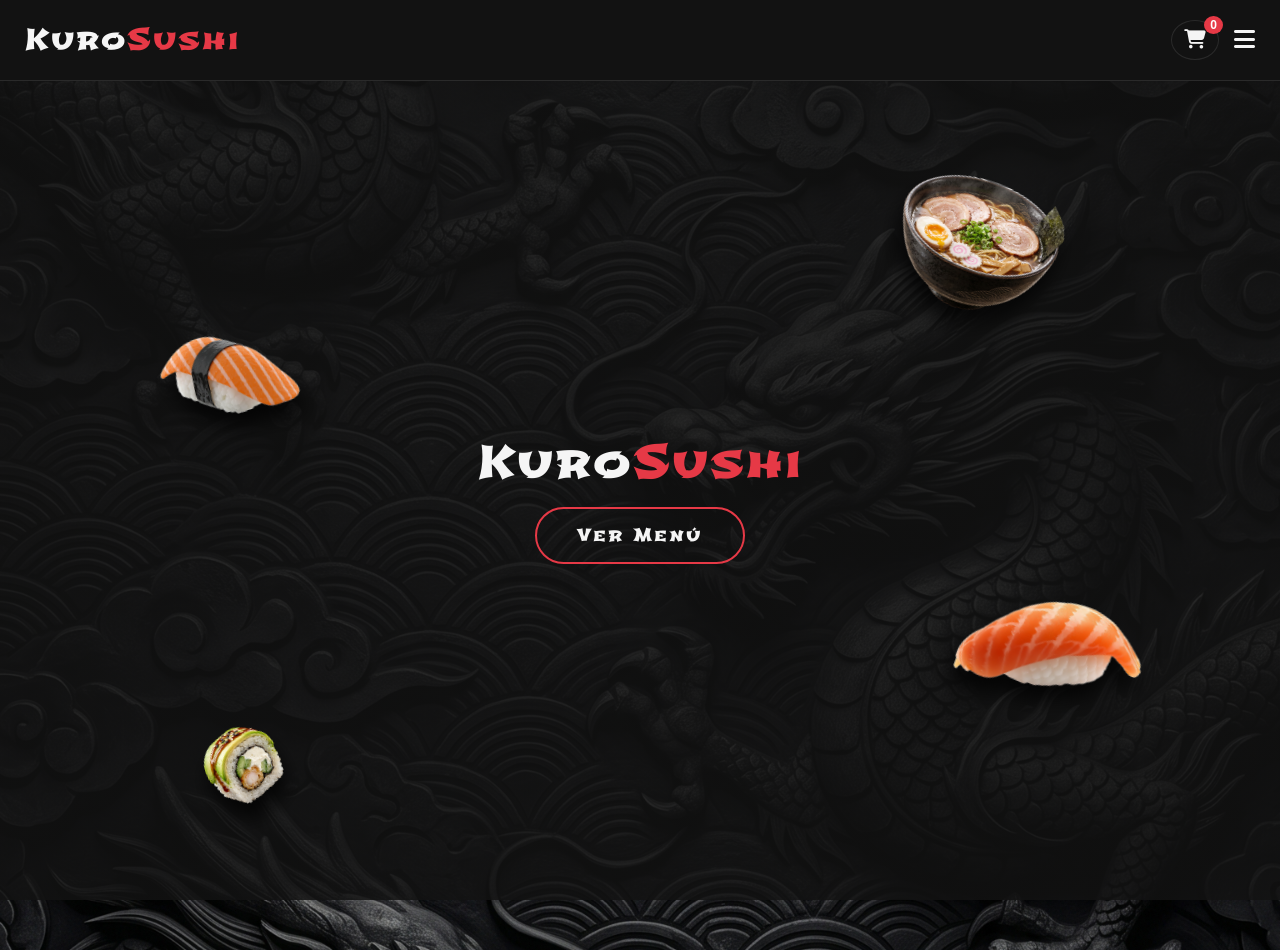
<file: index.html>
<!DOCTYPE html>
<html lang="es">
<head>
    <meta charset="UTF-8">
    <meta name="viewport" content="width=device-width, initial-scale=1.0">
    <title>Kuro Sushi | Minimalist Experience</title>
    <link rel="stylesheet" href="css/style.css">
    <!-- Importación de fuente estilo japonés -->
<link href="https://fonts.googleapis.com/css2?family=Shojumaru&display=swap" rel="stylesheet">
    <link rel="stylesheet" href="https://cdnjs.cloudflare.com/ajax/libs/font-awesome/6.4.0/css/all.min.css">
</head>
<body>

<header class="navbar">
        <div class="logo">Kuro<span>Sushi</span></div>
        
        <!-- Contenedor para alinear el botón del carrito y el menú móvil -->
        <div class="nav-actions">
            <!-- Botón del Carrito -->
            <button class="cart-toggle" id="cart-toggle">
                <i class="fa-solid fa-cart-shopping"></i>
                <span id="cart-count">0</span>
            </button>
            
            <!-- Botón de Menú Hamburguesa -->
            <button class="menu-toggle" id="mobile-menu">
                <i class="fa-solid fa-bars"></i>
            </button>
        </div>
    </header>

    <nav class="nav-links" id="nav-links">
        <a href="index.html">Inicio</a>
        <a href="menu.html">Menú Principal</a>
        <a href="contacto.html">Contacto</a>
    </nav>

<section class="hero" id="home">
        <!-- Imágenes de Sushi y Ramen  -->
        <img src="assets/Firefly.png" alt="Nigiri con alga" class="floating-sushi sushi-left">
        <img src="assets/Firefly_RemoveBackground.png" alt="Nigiri de salmón" class="floating-sushi sushi-right">
        <img src="assets/sushi1.png" alt="Uramaki de aguacate" class="floating-sushi sushi-bottom-left">
        <img src="assets/ramen (1).png" alt="Tazón de Ramen" class="floating-sushi ramen-top-right">

        <div class="hero-content">
            <h1 class="main-title">Kuro<span>Sushi</span></h1>
            <a href="menu.html" class="btn-primary">Ver Menú</a>
        </div>
    </section>

<!-- Contenido principal página (hero, menú o contacto) va aquí... -->

    <!-- PANEL LATERAL DEL CARRITO -->
    <div class="cart-drawer" id="cart-drawer">
        <div class="cart-header">
            <h3>Tu <span>Pedido</span></h3>
            <button class="close-cart" id="close-cart"><i class="fa-solid fa-xmark"></i></button>
        </div>
        <div class="cart-items" id="cart-items">
            <p class="empty-cart-msg">Tu carrito está vacío.</p>
        </div>
<div class="cart-footer">
            <!-- Formulario de entrega estilizado -->
            <div class="cart-delivery-info">
                <div class="input-group">
                    <i class="fa-solid fa-user"></i>
                    <input type="text" id="client-name" class="cart-input" placeholder="Tu Nombre">
                </div>
                
                <!-- Opciones de entrega táctiles -->
                <div class="delivery-options">
                    <button type="button" class="delivery-btn active" data-value="Recoger en local">
                        <i class="fa-solid fa-store"></i>
                        <span>Recoger en sucursal</span>
                    </button>
                    <button type="button" class="delivery-btn" data-value="A domicilio">
                        <i class="fa-solid fa-motorcycle"></i>
                        <span>Envío a domicilio</span>
                    </button>
                </div>

                <div class="input-group" id="address-group" style="display: none;">
                    <i class="fa-solid fa-location-dot"></i>
                    <input type="text" id="client-address" class="cart-input" placeholder="Dirección (Calle, Colonia, Núm)">
                </div>
            </div>

            <div class="cart-total">
                <span>Total:</span>
                <span id="cart-total-price">$0 MXN</span>
            </div>
            <button class="btn-primary" id="checkout-btn" style="width: 100%; text-align: center; padding: 12px;">Enviar Pedido por WhatsApp</button>
        </div>

    
    <script src="../js/main.js"></script>
</body>
</html>
</html>
</file>
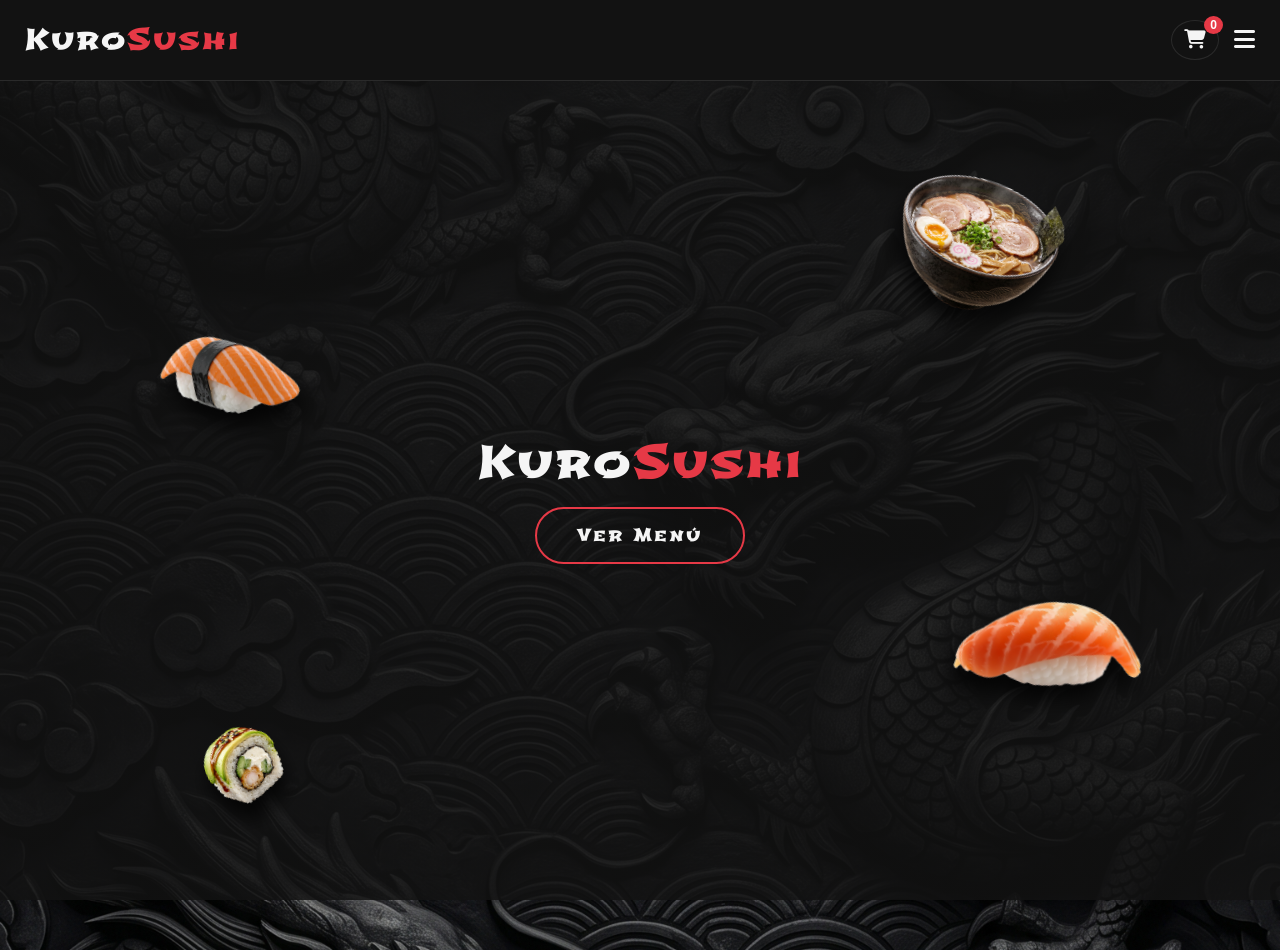
<file: templates/index.html>
<!DOCTYPE html>
<html lang="es">
<head>
    <meta charset="UTF-8">
    <meta name="viewport" content="width=device-width, initial-scale=1.0">
    <title>Kuro Sushi | Minimalist Experience</title>
    <link rel="stylesheet" href="../css/style.css">
    <!-- Importación de fuente estilo japonés -->
<link href="https://fonts.googleapis.com/css2?family=Shojumaru&display=swap" rel="stylesheet">
    <link rel="stylesheet" href="https://cdnjs.cloudflare.com/ajax/libs/font-awesome/6.4.0/css/all.min.css">
</head>
<body>

<header class="navbar">
        <div class="logo">Kuro<span>Sushi</span></div>
        
        <!-- Contenedor para alinear el botón del carrito y el menú móvil -->
        <div class="nav-actions">
            <!-- Botón del Carrito -->
            <button class="cart-toggle" id="cart-toggle">
                <i class="fa-solid fa-cart-shopping"></i>
                <span id="cart-count">0</span>
            </button>
            
            <!-- Botón de Menú Hamburguesa -->
            <button class="menu-toggle" id="mobile-menu">
                <i class="fa-solid fa-bars"></i>
            </button>
        </div>
    </header>

    <nav class="nav-links" id="nav-links">
        <a href="index.html">Inicio</a>
        <a href="menu.html">Menú Principal</a>
        <a href="contacto.html">Contacto</a>
    </nav>

<section class="hero" id="home">
        <!-- Imágenes de Sushi y Ramen  -->
        <img src="../assets/Firefly.png" alt="Nigiri con alga" class="floating-sushi sushi-left">
        <img src="../assets/Firefly_RemoveBackground.png" alt="Nigiri de salmón" class="floating-sushi sushi-right">
        <img src="../assets/sushi1.png" alt="Uramaki de aguacate" class="floating-sushi sushi-bottom-left">
        <img src="../assets/ramen (1).png" alt="Tazón de Ramen" class="floating-sushi ramen-top-right">

        <div class="hero-content">
            <h1 class="main-title">Kuro<span>Sushi</span></h1>
            <a href="menu.html" class="btn-primary">Ver Menú</a>
        </div>
    </section>

<!-- Contenido principal de tu página (hero, menú o contacto) va aquí... -->

    <!-- PANEL LATERAL DEL CARRITO (Colócalo antes del script) -->
    <div class="cart-drawer" id="cart-drawer">
        <div class="cart-header">
            <h3>Tu <span>Pedido</span></h3>
            <button class="close-cart" id="close-cart"><i class="fa-solid fa-xmark"></i></button>
        </div>
        <div class="cart-items" id="cart-items">
            <p class="empty-cart-msg">Tu carrito está vacío.</p>
        </div>
<div class="cart-footer">
            <!-- Formulario de entrega estilizado -->
            <div class="cart-delivery-info">
                <div class="input-group">
                    <i class="fa-solid fa-user"></i>
                    <input type="text" id="client-name" class="cart-input" placeholder="Tu Nombre">
                </div>
                
                <!-- Opciones de entrega táctiles (Comodidad para el pulgar) -->
                <div class="delivery-options">
                    <button type="button" class="delivery-btn active" data-value="Recoger en local">
                        <i class="fa-solid fa-store"></i>
                        <span>Recoger en sucursal</span>
                    </button>
                    <button type="button" class="delivery-btn" data-value="A domicilio">
                        <i class="fa-solid fa-motorcycle"></i>
                        <span>Envío a domicilio</span>
                    </button>
                </div>

                <div class="input-group" id="address-group" style="display: none;">
                    <i class="fa-solid fa-location-dot"></i>
                    <input type="text" id="client-address" class="cart-input" placeholder="Dirección (Calle, Colonia, Núm)">
                </div>
            </div>

            <div class="cart-total">
                <span>Total:</span>
                <span id="cart-total-price">$0 MXN</span>
            </div>
            <button class="btn-primary" id="checkout-btn" style="width: 100%; text-align: center; padding: 12px;">Enviar Pedido por WhatsApp</button>
        </div>

    <!-- Script principal al final -->
    <script src="../js/main.js"></script>
</body>
</html>
</html>
</file>
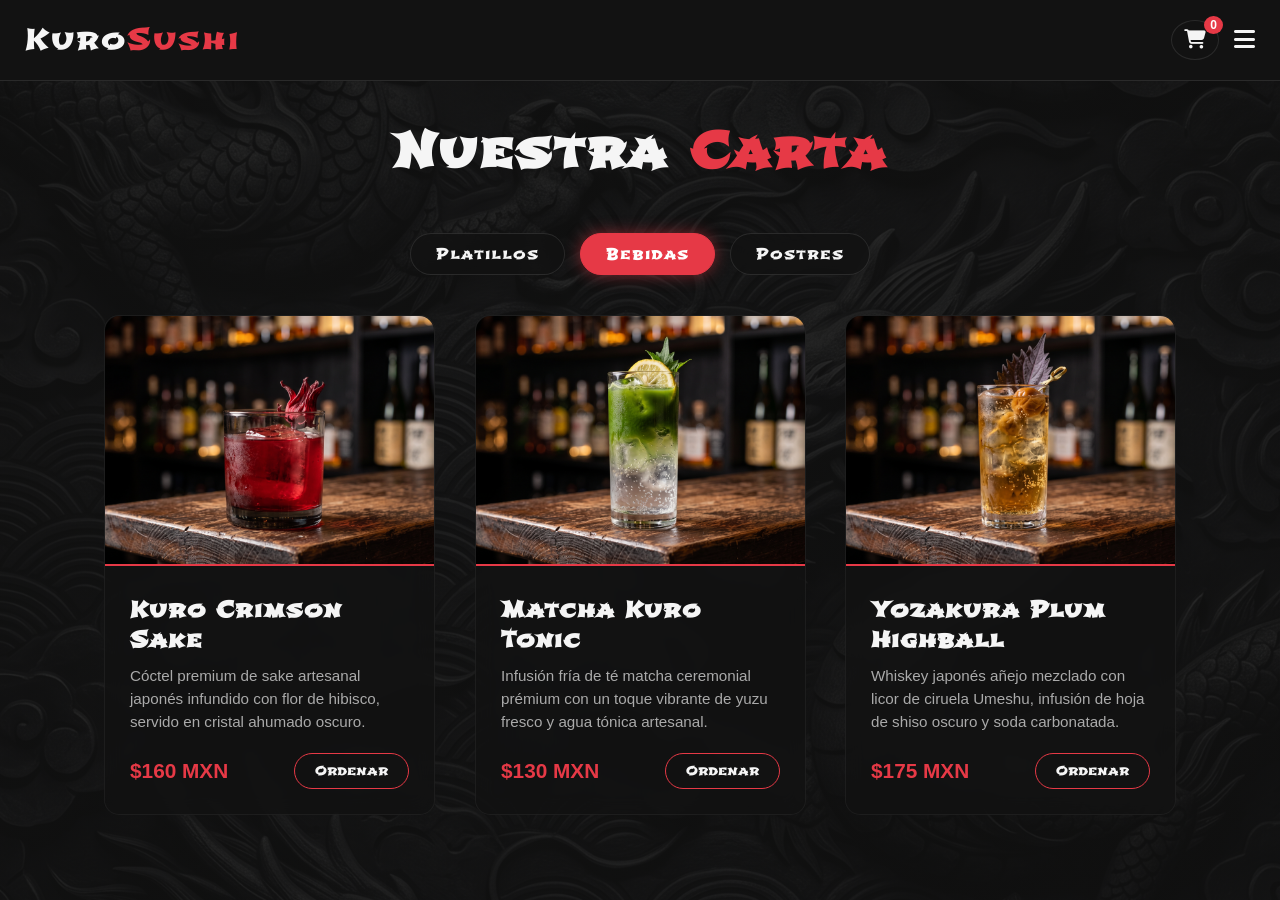
<file: bebidas.html>
<!DOCTYPE html>
<html lang="es">
<head>
    <meta charset="UTF-8">
    <meta name="viewport" content="width=device-width, initial-scale=1.0">
    <title>Kuro Sushi | Bebidas</title>
    <link rel="stylesheet" href="css/style.css">
    <link href="https://fonts.googleapis.com/css2?family=Shojumaru&display=swap" rel="stylesheet">
    <link rel="stylesheet" href="https://cdnjs.cloudflare.com/ajax/libs/font-awesome/6.4.0/css/all.min.css">
</head>
<body>

<header class="navbar">
        <div class="logo">Kuro<span>Sushi</span></div>
        
        <!-- Contenedor para alinear el botón del carrito y el menú móvil -->
        <div class="nav-actions">
            <!-- Botón del Carrito -->
            <button class="cart-toggle" id="cart-toggle">
                <i class="fa-solid fa-cart-shopping"></i>
                <span id="cart-count">0</span>
            </button>
            
            <!-- Botón de Menú Hamburguesa -->
            <button class="menu-toggle" id="mobile-menu">
                <i class="fa-solid fa-bars"></i>
            </button>
        </div>
    </header>

    <nav class="nav-links" id="nav-links">
        <a href="index.html">Inicio</a>
        <a href="menu.html">Menú Principal</a>
        <a href="contacto.html">Contacto</a>
    </nav>

    <main class="menu-container">
        <h1 class="menu-title">Nuestra <span>Carta</span></h1>
        
        <!-- Pestañas de Navegación de Categorías -->
        <div class="category-tabs">
            <a href="menu.html" class="tab-btn">Platillos</a>
            <a href="bebidas.html" class="tab-btn active">Bebidas</a>
            <a href="postres.html" class="tab-btn">Postres</a>
        </div>

<!-- Cuadrícula de Bebidas -->
        <div class="menu-grid">
            <!-- Bebida 1 -->
            <div class="menu-card">
                <div class="card-image">
                    <img src="assets/sake-rojo.jpg" alt="Kuro Crimson Sake" loading="lazy">
                </div>
                <div class="card-info">
                    <h3>Kuro Crimson Sake</h3>
                    <p>Cóctel premium de sake artesanal japonés infundido con flor de hibisco, servido en cristal ahumado oscuro.</p>
                    <div class="card-footer">
                        <span class="price">$160 MXN</span>
                        <button class="btn-order">Ordenar</button>
                    </div>
                </div>
            </div>

            <!-- Bebida 2 -->
            <div class="menu-card">
                <div class="card-image">
                    <img src="assets/matcha-tonic.jpg" alt="Matcha Kuro Tonic" loading="lazy">
                </div>
                <div class="card-info">
                    <h3>Matcha Kuro Tonic</h3>
                    <p>Infusión fría de té matcha ceremonial prémium con un toque vibrante de yuzu fresco y agua tónica artesanal.</p>
                    <div class="card-footer">
                        <span class="price">$130 MXN</span>
                        <button class="btn-order">Ordenar</button>
                    </div>
                </div>
            </div>

            <!-- Bebida 3 -->
            <div class="menu-card">
                <div class="card-image">
                    <img src="assets/yozakura-highball.jpg" alt="Yozakura Plum Highball" loading="lazy">
                </div>
                <div class="card-info">
                    <h3>Yozakura Plum Highball</h3>
                    <p>Whiskey japonés añejo mezclado con licor de ciruela Umeshu, infusión de hoja de shiso oscuro y soda carbonatada.</p>
                    <div class="card-footer">
                        <span class="price">$175 MXN</span>
                        <button class="btn-order">Ordenar</button>
                    </div>
                </div>
            </div>
        </div>
    </main>

<!-- Contenido principal de página (hero, menú o contacto) va aquí... -->

    <!-- PANEL LATERAL DEL CARRITO  -->
    <div class="cart-drawer" id="cart-drawer">
        <div class="cart-header">
            <h3>Tu <span>Pedido</span></h3>
            <button class="close-cart" id="close-cart"><i class="fa-solid fa-xmark"></i></button>
        </div>
        <div class="cart-items" id="cart-items">
            <p class="empty-cart-msg">Tu carrito está vacío.</p>
        </div>
<div class="cart-footer">
            <!-- Formulario de entrega estilizado -->
            <div class="cart-delivery-info">
                <div class="input-group">
                    <i class="fa-solid fa-user"></i>
                    <input type="text" id="client-name" class="cart-input" placeholder="Tu Nombre">
                </div>
                
                <!-- Opciones de entrega táctiles  -->
                <div class="delivery-options">
                    <button type="button" class="delivery-btn active" data-value="Recoger en local">
                        <i class="fa-solid fa-store"></i>
                        <span>Recoger en sucursal</span>
                    </button>
                    <button type="button" class="delivery-btn" data-value="A domicilio">
                        <i class="fa-solid fa-motorcycle"></i>
                        <span>Envío a domicilio</span>
                    </button>
                </div>

                <div class="input-group" id="address-group" style="display: none;">
                    <i class="fa-solid fa-location-dot"></i>
                    <input type="text" id="client-address" class="cart-input" placeholder="Dirección (Calle, Colonia, Núm)">
                </div>
            </div>

            <div class="cart-total">
                <span>Total:</span>
                <span id="cart-total-price">$0 MXN</span>
            </div>
            <button class="btn-primary" id="checkout-btn" style="width: 100%; text-align: center; padding: 12px;">Enviar Pedido por WhatsApp</button>
        </div>

    
    <script src="js/main.js"></script>
</body>
</html>
</html>
</file>
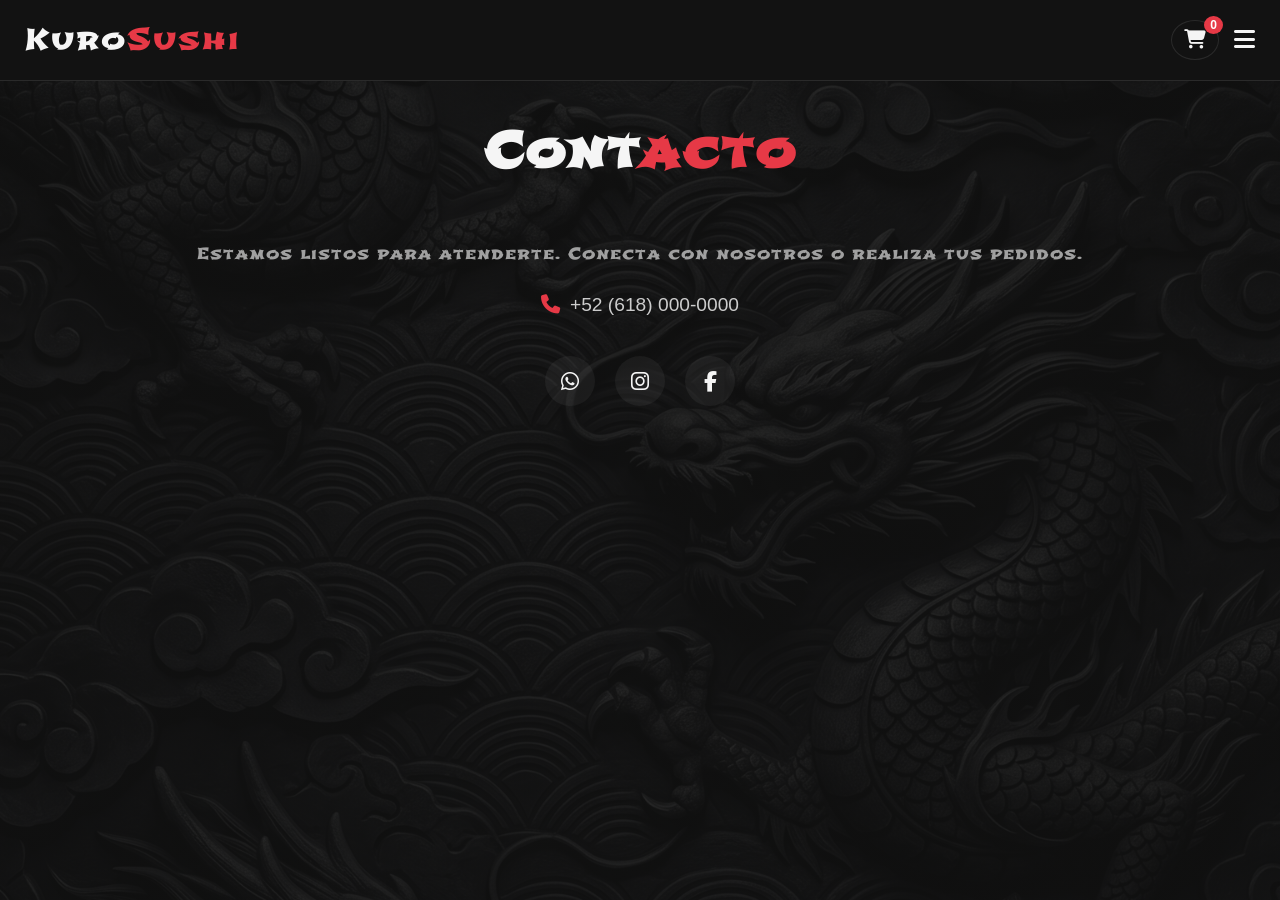
<file: contacto.html>
<!DOCTYPE html>
<html lang="es">
<head>
    <meta charset="UTF-8">
    <meta name="viewport" content="width=device-width, initial-scale=1.0">
    <title>Kuro Sushi | Contacto</title>
    <link rel="stylesheet" href="css/style.css">
    <!-- Importación de fuente estilo japonés -->
    <link href="https://fonts.googleapis.com/css2?family=Shojumaru&display=swap" rel="stylesheet">
    <link rel="stylesheet" href="https://cdnjs.cloudflare.com/ajax/libs/font-awesome/6.4.0/css/all.min.css">
</head>
<body>

<header class="navbar">
        <div class="logo">Kuro<span>Sushi</span></div>
        
        <!-- Contenedor para alinear el botón del carrito y el menú móvil -->
        <div class="nav-actions">
            <!-- Botón del Carrito -->
            <button class="cart-toggle" id="cart-toggle">
                <i class="fa-solid fa-cart-shopping"></i>
                <span id="cart-count">0</span>
            </button>
            
            <!-- Botón de Menú Hamburguesa -->
            <button class="menu-toggle" id="mobile-menu">
                <i class="fa-solid fa-bars"></i>
            </button>
        </div>
    </header>

    <nav class="nav-links" id="nav-links">
        <a href="index.html">Inicio</a>
        <a href="menu.html">Menú Principal</a>
        <a href="contacto.html">Contacto</a>
    </nav>

    <!-- Contenedor Principal de Contacto -->
    <main class="menu-container">
        <h1 class="menu-title">Cont<span>acto</span></h1>
        
        <section class="contact-section" style="border-top: none; padding-top: 10px;">
            <p class="subtitle" style="margin-bottom: 30px; font-family: 'Shojumaru', sans-serif; letter-spacing: 1px; font-size: 1rem;">Estamos listos para atenderte. Conecta con nosotros o realiza tus pedidos.</p>
            
            <!-- Teléfono de contacto -->
            <div class="phone-number">
                <i class="fa-solid fa-phone" style="color: var(--accent-red);"></i>
                <span>+52 (618) 000-0000</span>
            </div>

            <!-- Botones de Redes Sociales con Enlaces Directos -->
            <div class="social-icons">
                <!-- WhatsApp -->
                <a href="https://wa.me/5216180000000" target="_blank" rel="noopener noreferrer" class="social-btn wa" title="WhatsApp">
                    <i class="fa-brands fa-whatsapp"></i>
                </a>
                
                <!-- Instagram -->
                <a href="https://instagram.com/" target="_blank" rel="noopener noreferrer" class="social-btn ig" title="Instagram">
                    <i class="fa-brands fa-instagram"></i>
                </a>
                
                <!-- Facebook -->
                <a href="https://facebook.com/" target="_blank" rel="noopener noreferrer" class="social-btn fb" title="Facebook">
                    <i class="fa-brands fa-facebook-f"></i>
                </a>
            </div>
        </section>
    </main>

<!-- Contenido principal de página (hero, menú o contacto) va aquí... -->

    <!-- PANEL LATERAL DEL CARRITO  -->
    <div class="cart-drawer" id="cart-drawer">
        <div class="cart-header">
            <h3>Tu <span>Pedido</span></h3>
            <button class="close-cart" id="close-cart"><i class="fa-solid fa-xmark"></i></button>
        </div>
        <div class="cart-items" id="cart-items">
            <p class="empty-cart-msg">Tu carrito está vacío.</p>
        </div>

<div class="cart-footer">
            <!-- Formulario de entrega estilizado -->
            <div class="cart-delivery-info">
                <div class="input-group">
                    <i class="fa-solid fa-user"></i>
                    <input type="text" id="client-name" class="cart-input" placeholder="Tu Nombre">
                </div>
                
                <!-- Opciones de entrega táctiles  -->
                <div class="delivery-options">
                    <button type="button" class="delivery-btn active" data-value="Recoger en local">
                        <i class="fa-solid fa-store"></i>
                        <span>Recoger en sucursal</span>
                    </button>
                    <button type="button" class="delivery-btn" data-value="A domicilio">
                        <i class="fa-solid fa-motorcycle"></i>
                        <span>Envío a domicilio</span>
                    </button>
                </div>

                <div class="input-group" id="address-group" style="display: none;">
                    <i class="fa-solid fa-location-dot"></i>
                    <input type="text" id="client-address" class="cart-input" placeholder="Dirección (Calle, Colonia, Núm)">
                </div>
            </div>

            <div class="cart-total">
                <span>Total:</span>
                <span id="cart-total-price">$0 MXN</span>
            </div>
            <button class="btn-primary" id="checkout-btn" style="width: 100%; text-align: center; padding: 12px;">Enviar Pedido por WhatsApp</button>
        </div>

    
    <script src="js/main.js"></script>
</body>
</html>
</html>
</file>
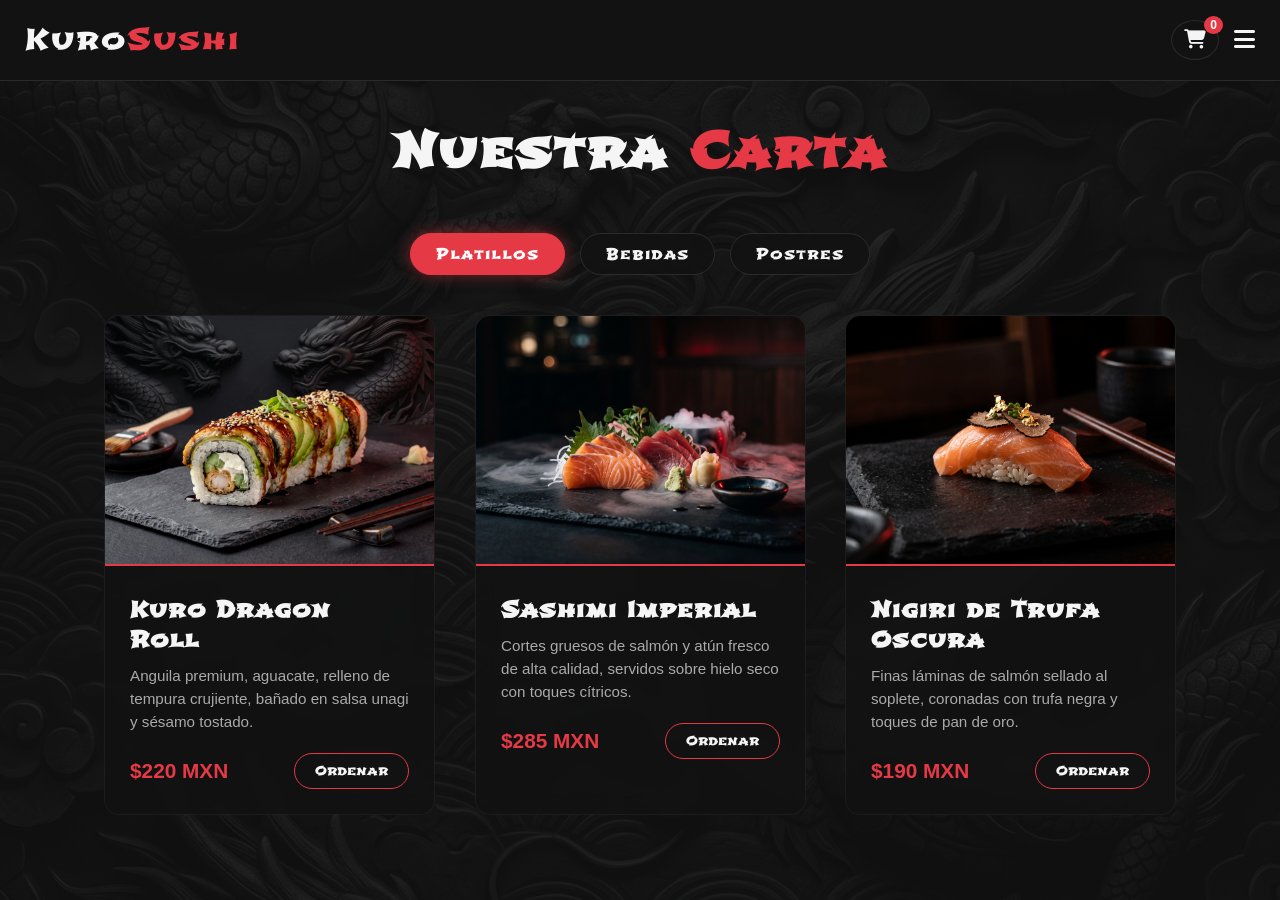
<file: menu.html>
<!DOCTYPE html>
<html lang="es">
<head>
    <meta charset="UTF-8">
    <meta name="viewport" content="width=device-width, initial-scale=1.0">
    <title>Kuro Sushi | Minimalist Experience</title>
    <link rel="stylesheet" href="css/style.css">
    <!-- Importación de fuente estilo japonés -->
<link href="https://fonts.googleapis.com/css2?family=Shojumaru&display=swap" rel="stylesheet">
    <link rel="stylesheet" href="https://cdnjs.cloudflare.com/ajax/libs/font-awesome/6.4.0/css/all.min.css">
</head>
<body>

<header class="navbar">
        <div class="logo">Kuro<span>Sushi</span></div>
        
        <!-- Contenedor para alinear el botón del carrito y el menú móvil -->
        <div class="nav-actions">
            <!-- Botón del Carrito -->
            <button class="cart-toggle" id="cart-toggle">
                <i class="fa-solid fa-cart-shopping"></i>
                <span id="cart-count">0</span>
            </button>
            
            <!-- Botón de Menú Hamburguesa -->
            <button class="menu-toggle" id="mobile-menu">
                <i class="fa-solid fa-bars"></i>
            </button>
        </div>
    </header>

    <nav class="nav-links" id="nav-links">
        <a href="index.html">Inicio</a>
        <a href="menu.html">Menú Principal</a>
        <a href="contacto.html">Contacto</a>
    </nav>

    <!-- Contenedor del Menú -->
    <main class="menu-container">
        <h1 class="menu-title">Nuestra <span>Carta</span></h1>

        <!-- Pestañas de Navegación de Categorías -->
        <div class="category-tabs">
            <a href="menu.html" class="tab-btn active">Platillos</a>
            <a href="bebidas.html" class="tab-btn">Bebidas</a>
            <a href="postres.html" class="tab-btn">Postres</a>
        </div>
        
        <div class="menu-grid">
            <!-- Platillo 1 -->
            <div class="menu-card">
                <div class="card-image">
                    <img src="assets/dragon-roll.jpg" alt="Kuro Dragon Roll">
                </div>
                <div class="card-info">
                    <h3>Kuro Dragon Roll</h3>
                    <p>Anguila premium, aguacate, relleno de tempura crujiente, bañado en salsa unagi y sésamo tostado.</p>
                    <div class="card-footer">
                        <span class="price">$220 MXN</span>
                        <button class="btn-order">Ordenar</button>
                    </div>
                </div>
            </div>

            <!-- Platillo 2 -->
            <div class="menu-card">
                <div class="card-image">
                    <img src="assets/sashimi-imperial.jpg" alt="Sashimi Imperial">
                </div>
                <div class="card-info">
                    <h3>Sashimi Imperial</h3>
                    <p>Cortes gruesos de salmón y atún fresco de alta calidad, servidos sobre hielo seco con toques cítricos.</p>
                    <div class="card-footer">
                        <span class="price">$285 MXN</span>
                        <button class="btn-order">Ordenar</button>
                    </div>
                </div>
            </div>

            <!-- Platillo 3 -->
            <div class="menu-card">
                <div class="card-image">
                    <img src="assets/trufa-nigiri.jpg" alt="Nigiri de Trufa">
                </div>
                <div class="card-info">
                    <h3>Nigiri de Trufa Oscura</h3>
                    <p>Finas láminas de salmón sellado al soplete, coronadas con trufa negra y toques de pan de oro.</p>
                    <div class="card-footer">
                        <span class="price">$190 MXN</span>
                        <button class="btn-order">Ordenar</button>
                    </div>
                </div>
            </div>
        </div>
    </main>

<!-- Contenido principal de página (hero, menú o contacto) va aquí... -->

    <!-- PANEL LATERAL DEL CARRITO  -->
    <div class="cart-drawer" id="cart-drawer">
        <div class="cart-header">
            <h3>Tu <span>Pedido</span></h3>
            <button class="close-cart" id="close-cart"><i class="fa-solid fa-xmark"></i></button>
        </div>
        <div class="cart-items" id="cart-items">
            <p class="empty-cart-msg">Tu carrito está vacío.</p>
        </div>
<div class="cart-footer">
            <!-- Formulario de entrega estilizado -->
            <div class="cart-delivery-info">
                <div class="input-group">
                    <i class="fa-solid fa-user"></i>
                    <input type="text" id="client-name" class="cart-input" placeholder="Tu Nombre">
                </div>
                
                <!-- Opciones de entrega táctiles  -->
                <div class="delivery-options">
                    <button type="button" class="delivery-btn active" data-value="Recoger en local">
                        <i class="fa-solid fa-store"></i>
                        <span>Recoger en sucursal</span>
                    </button>
                    <button type="button" class="delivery-btn" data-value="A domicilio">
                        <i class="fa-solid fa-motorcycle"></i>
                        <span>Envío a domicilio</span>
                    </button>
                </div>

                <div class="input-group" id="address-group" style="display: none;">
                    <i class="fa-solid fa-location-dot"></i>
                    <input type="text" id="client-address" class="cart-input" placeholder="Dirección (Calle, Colonia, Núm)">
                </div>
            </div>

            <div class="cart-total">
                <span>Total:</span>
                <span id="cart-total-price">$0 MXN</span>
            </div>
            <button class="btn-primary" id="checkout-btn" style="width: 100%; text-align: center; padding: 12px;">Enviar Pedido por WhatsApp</button>
        </div>

    
    <script src="js/main.js"></script>
</body>
</html>
</html>
</file>
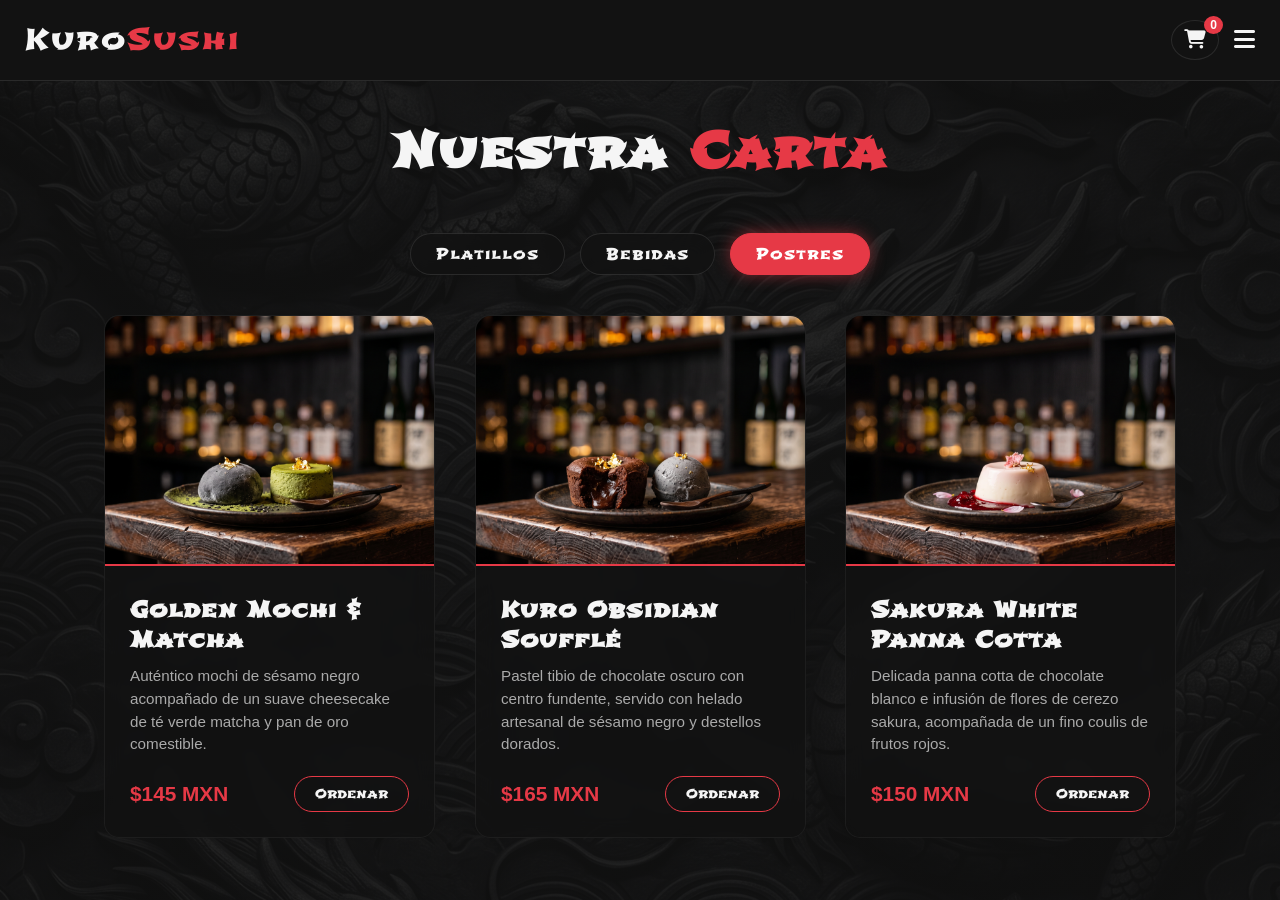
<file: postres.html>
<!DOCTYPE html>
<html lang="es">
<head>
    <meta charset="UTF-8">
    <meta name="viewport" content="width=device-width, initial-scale=1.0">
    <title>Kuro Sushi | Postres</title>
    <link rel="stylesheet" href="css/style.css">
    <link href="https://fonts.googleapis.com/css2?family=Shojumaru&display=swap" rel="stylesheet">
    <link rel="stylesheet" href="https://cdnjs.cloudflare.com/ajax/libs/font-awesome/6.4.0/css/all.min.css">
</head>
<body>

<header class="navbar">
        <div class="logo">Kuro<span>Sushi</span></div>
        
        <!-- Contenedor para alinear el botón del carrito y el menú móvil -->
        <div class="nav-actions">
            <!-- Botón del Carrito -->
            <button class="cart-toggle" id="cart-toggle">
                <i class="fa-solid fa-cart-shopping"></i>
                <span id="cart-count">0</span>
            </button>
            
            <!-- Botón de Menú Hamburguesa -->
            <button class="menu-toggle" id="mobile-menu">
                <i class="fa-solid fa-bars"></i>
            </button>
        </div>
    </header>

    <nav class="nav-links" id="nav-links">
        <a href="index.html">Inicio</a>
        <a href="menu.html">Menú Principal</a>
        <a href="contacto.html">Contacto</a>
    </nav>

    <main class="menu-container">
        <h1 class="menu-title">Nuestra <span>Carta</span></h1>
        
        <!-- Pestañas de Navegación de Categorías -->
        <div class="category-tabs">
            <a href="menu.html" class="tab-btn">Platillos</a>
            <a href="bebidas.html" class="tab-btn">Bebidas</a>
            <a href="postres.html" class="tab-btn active">Postres</a>
        </div>

<!-- Cuadrícula de Postres -->
        <div class="menu-grid">
            <!-- Postre 1 -->
            <div class="menu-card">
                <div class="card-image">
                    <img src="assets/postre-mochi.jpg" alt="Golden Mochi & Matcha" loading="lazy">
                </div>
                <div class="card-info">
                    <h3>Golden Mochi & Matcha</h3>
                    <p>Auténtico mochi de sésamo negro acompañado de un suave cheesecake de té verde matcha y pan de oro comestible.</p>
                    <div class="card-footer">
                        <span class="price">$145 MXN</span>
                        <button class="btn-order">Ordenar</button>
                    </div>
                </div>
            </div>

            <!-- Postre 2 -->
            <div class="menu-card">
                <div class="card-image">
                    <img src="assets/kuro-souffle.jpg" alt="Kuro Obsidian Soufflé" loading="lazy">
                </div>
                <div class="card-info">
                    <h3>Kuro Obsidian Soufflé</h3>
                    <p>Pastel tibio de chocolate oscuro con centro fundente, servido con helado artesanal de sésamo negro y destellos dorados.</p>
                    <div class="card-footer">
                        <span class="price">$165 MXN</span>
                        <button class="btn-order">Ordenar</button>
                    </div>
                </div>
            </div>

            <!-- Postre 3 -->
            <div class="menu-card">
                <div class="card-image">
                    <img src="assets/panna-cotta-sakura.jpg" alt="Sakura White Panna Cotta" loading="lazy">
                </div>
                <div class="card-info">
                    <h3>Sakura White Panna Cotta</h3>
                    <p>Delicada panna cotta de chocolate blanco e infusión de flores de cerezo sakura, acompañada de un fino coulis de frutos rojos.</p>
                    <div class="card-footer">
                        <span class="price">$150 MXN</span>
                        <button class="btn-order">Ordenar</button>
                    </div>
                </div>
            </div>
        </div>
    </main>

<!-- Contenido principal de página (hero, menú o contacto) va aquí... -->

    <!-- PANEL LATERAL DEL CARRITO  -->
    <div class="cart-drawer" id="cart-drawer">
        <div class="cart-header">
            <h3>Tu <span>Pedido</span></h3>
            <button class="close-cart" id="close-cart"><i class="fa-solid fa-xmark"></i></button>
        </div>
        <div class="cart-items" id="cart-items">
            <p class="empty-cart-msg">Tu carrito está vacío.</p>
        </div>
<div class="cart-footer">
            <!-- Formulario de entrega estilizado -->
            <div class="cart-delivery-info">
                <div class="input-group">
                    <i class="fa-solid fa-user"></i>
                    <input type="text" id="client-name" class="cart-input" placeholder="Tu Nombre">
                </div>
                
                <!-- Opciones de entrega táctiles  -->
                <div class="delivery-options">
                    <button type="button" class="delivery-btn active" data-value="Recoger en local">
                        <i class="fa-solid fa-store"></i>
                        <span>Recoger en sucursal</span>
                    </button>
                    <button type="button" class="delivery-btn" data-value="A domicilio">
                        <i class="fa-solid fa-motorcycle"></i>
                        <span>Envío a domicilio</span>
                    </button>
                </div>

                <div class="input-group" id="address-group" style="display: none;">
                    <i class="fa-solid fa-location-dot"></i>
                    <input type="text" id="client-address" class="cart-input" placeholder="Dirección (Calle, Colonia, Núm)">
                </div>
            </div>

            <div class="cart-total">
                <span>Total:</span>
                <span id="cart-total-price">$0 MXN</span>
            </div>
            <button class="btn-primary" id="checkout-btn" style="width: 100%; text-align: center; padding: 12px;">Enviar Pedido por WhatsApp</button>
        </div>

    
    <script src="js/main.js"></script>
</body>
</html>
</html>
</file>
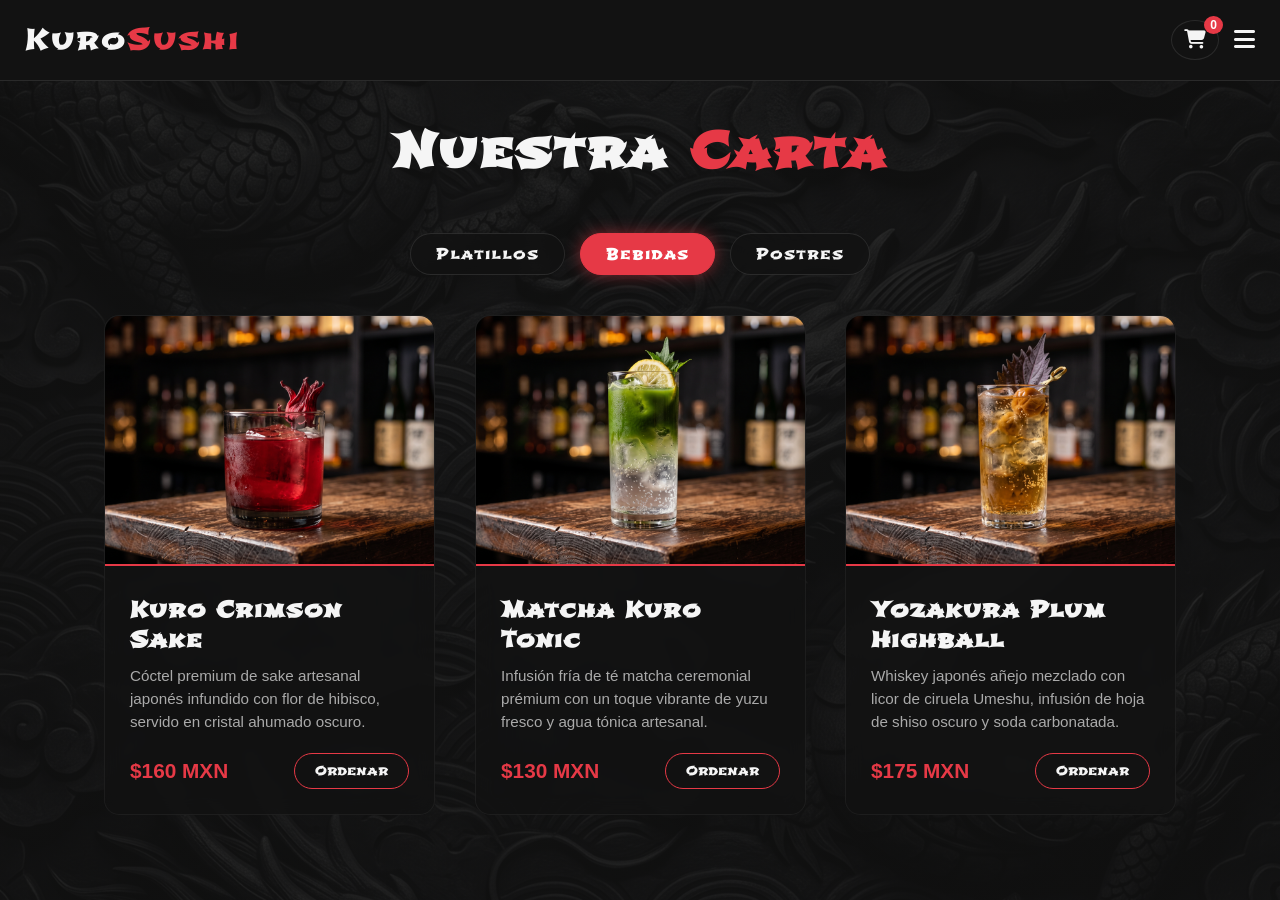
<file: templates/bebidas.html>
<!DOCTYPE html>
<html lang="es">
<head>
    <meta charset="UTF-8">
    <meta name="viewport" content="width=device-width, initial-scale=1.0">
    <title>Kuro Sushi | Bebidas</title>
    <link rel="stylesheet" href="../css/style.css">
    <link href="https://fonts.googleapis.com/css2?family=Shojumaru&display=swap" rel="stylesheet">
    <link rel="stylesheet" href="https://cdnjs.cloudflare.com/ajax/libs/font-awesome/6.4.0/css/all.min.css">
</head>
<body>

<header class="navbar">
        <div class="logo">Kuro<span>Sushi</span></div>
        
        <!-- Contenedor para alinear el botón del carrito y el menú móvil -->
        <div class="nav-actions">
            <!-- Botón del Carrito -->
            <button class="cart-toggle" id="cart-toggle">
                <i class="fa-solid fa-cart-shopping"></i>
                <span id="cart-count">0</span>
            </button>
            
            <!-- Botón de Menú Hamburguesa -->
            <button class="menu-toggle" id="mobile-menu">
                <i class="fa-solid fa-bars"></i>
            </button>
        </div>
    </header>

    <nav class="nav-links" id="nav-links">
        <a href="index.html">Inicio</a>
        <a href="menu.html">Menú Principal</a>
        <a href="contacto.html">Contacto</a>
    </nav>

    <main class="menu-container">
        <h1 class="menu-title">Nuestra <span>Carta</span></h1>
        
        <!-- Pestañas de Navegación de Categorías -->
        <div class="category-tabs">
            <a href="menu.html" class="tab-btn">Platillos</a>
            <a href="bebidas.html" class="tab-btn active">Bebidas</a>
            <a href="postres.html" class="tab-btn">Postres</a>
        </div>

<!-- Cuadrícula de Bebidas -->
        <div class="menu-grid">
            <!-- Bebida 1 -->
            <div class="menu-card">
                <div class="card-image">
                    <img src="../assets/sake-rojo.jpg" alt="Kuro Crimson Sake" loading="lazy">
                </div>
                <div class="card-info">
                    <h3>Kuro Crimson Sake</h3>
                    <p>Cóctel premium de sake artesanal japonés infundido con flor de hibisco, servido en cristal ahumado oscuro.</p>
                    <div class="card-footer">
                        <span class="price">$160 MXN</span>
                        <button class="btn-order">Ordenar</button>
                    </div>
                </div>
            </div>

            <!-- Bebida 2 -->
            <div class="menu-card">
                <div class="card-image">
                    <img src="../assets/matcha-tonic.jpg" alt="Matcha Kuro Tonic" loading="lazy">
                </div>
                <div class="card-info">
                    <h3>Matcha Kuro Tonic</h3>
                    <p>Infusión fría de té matcha ceremonial prémium con un toque vibrante de yuzu fresco y agua tónica artesanal.</p>
                    <div class="card-footer">
                        <span class="price">$130 MXN</span>
                        <button class="btn-order">Ordenar</button>
                    </div>
                </div>
            </div>

            <!-- Bebida 3 -->
            <div class="menu-card">
                <div class="card-image">
                    <img src="../assets/yozakura-highball.jpg" alt="Yozakura Plum Highball" loading="lazy">
                </div>
                <div class="card-info">
                    <h3>Yozakura Plum Highball</h3>
                    <p>Whiskey japonés añejo mezclado con licor de ciruela Umeshu, infusión de hoja de shiso oscuro y soda carbonatada.</p>
                    <div class="card-footer">
                        <span class="price">$175 MXN</span>
                        <button class="btn-order">Ordenar</button>
                    </div>
                </div>
            </div>
        </div>
    </main>

<!-- Contenido principal de tu página (hero, menú o contacto) va aquí... -->

    <!-- PANEL LATERAL DEL CARRITO (Colócalo antes del script) -->
    <div class="cart-drawer" id="cart-drawer">
        <div class="cart-header">
            <h3>Tu <span>Pedido</span></h3>
            <button class="close-cart" id="close-cart"><i class="fa-solid fa-xmark"></i></button>
        </div>
        <div class="cart-items" id="cart-items">
            <p class="empty-cart-msg">Tu carrito está vacío.</p>
        </div>
<div class="cart-footer">
            <!-- Formulario de entrega estilizado -->
            <div class="cart-delivery-info">
                <div class="input-group">
                    <i class="fa-solid fa-user"></i>
                    <input type="text" id="client-name" class="cart-input" placeholder="Tu Nombre">
                </div>
                
                <!-- Opciones de entrega táctiles (Comodidad para el pulgar) -->
                <div class="delivery-options">
                    <button type="button" class="delivery-btn active" data-value="Recoger en local">
                        <i class="fa-solid fa-store"></i>
                        <span>Recoger en sucursal</span>
                    </button>
                    <button type="button" class="delivery-btn" data-value="A domicilio">
                        <i class="fa-solid fa-motorcycle"></i>
                        <span>Envío a domicilio</span>
                    </button>
                </div>

                <div class="input-group" id="address-group" style="display: none;">
                    <i class="fa-solid fa-location-dot"></i>
                    <input type="text" id="client-address" class="cart-input" placeholder="Dirección (Calle, Colonia, Núm)">
                </div>
            </div>

            <div class="cart-total">
                <span>Total:</span>
                <span id="cart-total-price">$0 MXN</span>
            </div>
            <button class="btn-primary" id="checkout-btn" style="width: 100%; text-align: center; padding: 12px;">Enviar Pedido por WhatsApp</button>
        </div>

    <!-- Script principal al final -->
    <script src="../js/main.js"></script>
</body>
</html>
</html>
</file>
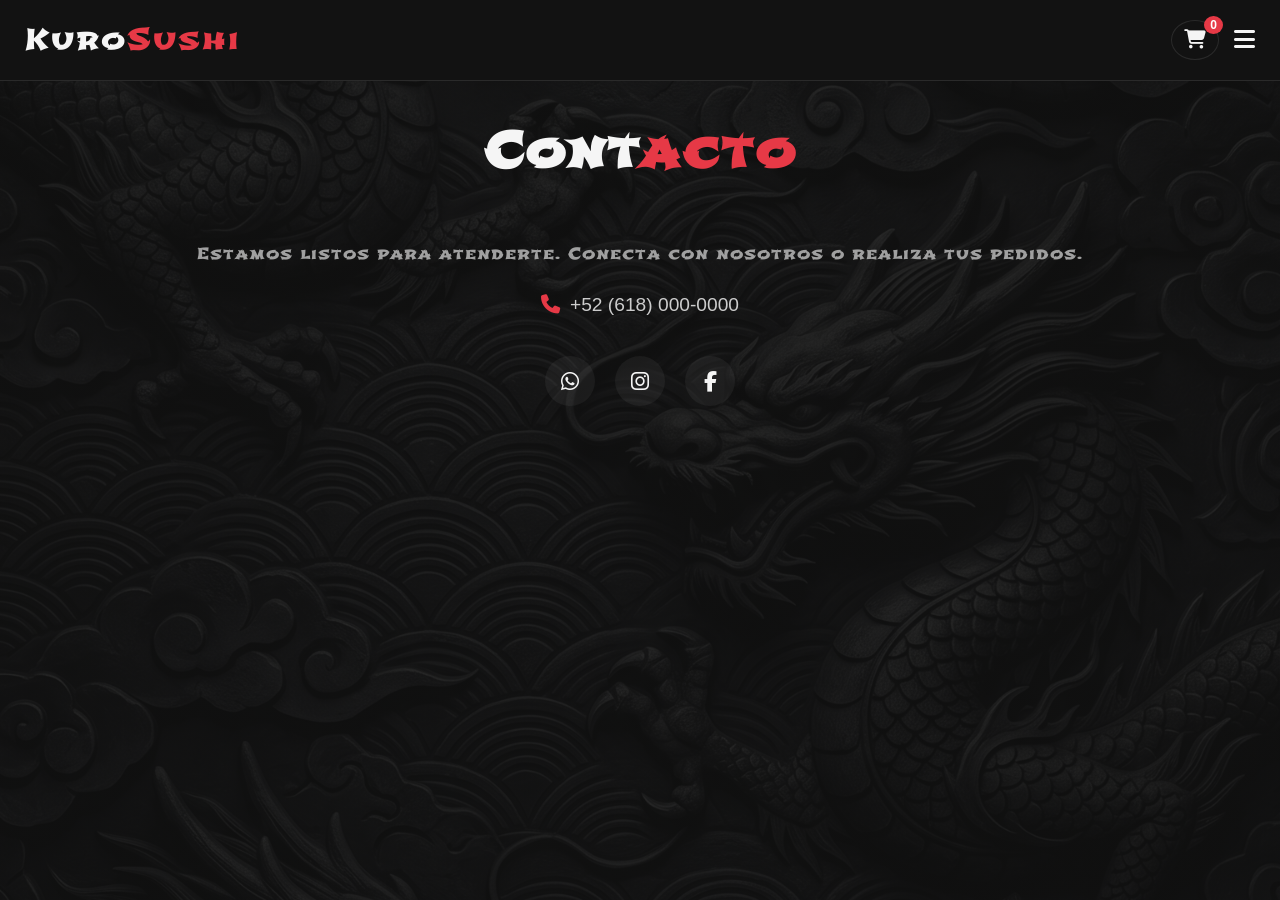
<file: templates/contacto.html>
<!DOCTYPE html>
<html lang="es">
<head>
    <meta charset="UTF-8">
    <meta name="viewport" content="width=device-width, initial-scale=1.0">
    <title>Kuro Sushi | Contacto</title>
    <link rel="stylesheet" href="../css/style.css">
    <!-- Importación de fuente estilo japonés -->
    <link href="https://fonts.googleapis.com/css2?family=Shojumaru&display=swap" rel="stylesheet">
    <link rel="stylesheet" href="https://cdnjs.cloudflare.com/ajax/libs/font-awesome/6.4.0/css/all.min.css">
</head>
<body>

<header class="navbar">
        <div class="logo">Kuro<span>Sushi</span></div>
        
        <!-- Contenedor para alinear el botón del carrito y el menú móvil -->
        <div class="nav-actions">
            <!-- Botón del Carrito -->
            <button class="cart-toggle" id="cart-toggle">
                <i class="fa-solid fa-cart-shopping"></i>
                <span id="cart-count">0</span>
            </button>
            
            <!-- Botón de Menú Hamburguesa -->
            <button class="menu-toggle" id="mobile-menu">
                <i class="fa-solid fa-bars"></i>
            </button>
        </div>
    </header>

    <nav class="nav-links" id="nav-links">
        <a href="index.html">Inicio</a>
        <a href="menu.html">Menú Principal</a>
        <a href="contacto.html">Contacto</a>
    </nav>

    <!-- Contenedor Principal de Contacto -->
    <main class="menu-container">
        <h1 class="menu-title">Cont<span>acto</span></h1>
        
        <section class="contact-section" style="border-top: none; padding-top: 10px;">
            <p class="subtitle" style="margin-bottom: 30px; font-family: 'Shojumaru', sans-serif; letter-spacing: 1px; font-size: 1rem;">Estamos listos para atenderte. Conecta con nosotros o realiza tus pedidos.</p>
            
            <!-- Teléfono de contacto -->
            <div class="phone-number">
                <i class="fa-solid fa-phone" style="color: var(--accent-red);"></i>
                <span>+52 (618) 000-0000</span>
            </div>

            <!-- Botones de Redes Sociales con Enlaces Directos -->
            <div class="social-icons">
                <!-- WhatsApp -->
                <a href="https://wa.me/5216180000000" target="_blank" rel="noopener noreferrer" class="social-btn wa" title="WhatsApp">
                    <i class="fa-brands fa-whatsapp"></i>
                </a>
                
                <!-- Instagram -->
                <a href="https://instagram.com/bame.eventosdgo" target="_blank" rel="noopener noreferrer" class="social-btn ig" title="Instagram">
                    <i class="fa-brands fa-instagram"></i>
                </a>
                
                <!-- Facebook -->
                <a href="https://facebook.com/" target="_blank" rel="noopener noreferrer" class="social-btn fb" title="Facebook">
                    <i class="fa-brands fa-facebook-f"></i>
                </a>
            </div>
        </section>
    </main>

<!-- Contenido principal de tu página (hero, menú o contacto) va aquí... -->

    <!-- PANEL LATERAL DEL CARRITO (Colócalo antes del script) -->
    <div class="cart-drawer" id="cart-drawer">
        <div class="cart-header">
            <h3>Tu <span>Pedido</span></h3>
            <button class="close-cart" id="close-cart"><i class="fa-solid fa-xmark"></i></button>
        </div>
        <div class="cart-items" id="cart-items">
            <p class="empty-cart-msg">Tu carrito está vacío.</p>
        </div>

<div class="cart-footer">
            <!-- Formulario de entrega estilizado -->
            <div class="cart-delivery-info">
                <div class="input-group">
                    <i class="fa-solid fa-user"></i>
                    <input type="text" id="client-name" class="cart-input" placeholder="Tu Nombre">
                </div>
                
                <!-- Opciones de entrega táctiles (Comodidad para el pulgar) -->
                <div class="delivery-options">
                    <button type="button" class="delivery-btn active" data-value="Recoger en local">
                        <i class="fa-solid fa-store"></i>
                        <span>Recoger en sucursal</span>
                    </button>
                    <button type="button" class="delivery-btn" data-value="A domicilio">
                        <i class="fa-solid fa-motorcycle"></i>
                        <span>Envío a domicilio</span>
                    </button>
                </div>

                <div class="input-group" id="address-group" style="display: none;">
                    <i class="fa-solid fa-location-dot"></i>
                    <input type="text" id="client-address" class="cart-input" placeholder="Dirección (Calle, Colonia, Núm)">
                </div>
            </div>

            <div class="cart-total">
                <span>Total:</span>
                <span id="cart-total-price">$0 MXN</span>
            </div>
            <button class="btn-primary" id="checkout-btn" style="width: 100%; text-align: center; padding: 12px;">Enviar Pedido por WhatsApp</button>
        </div>

    <!-- Script principal al final -->
    <script src="../js/main.js"></script>
</body>
</html>
</html>
</file>
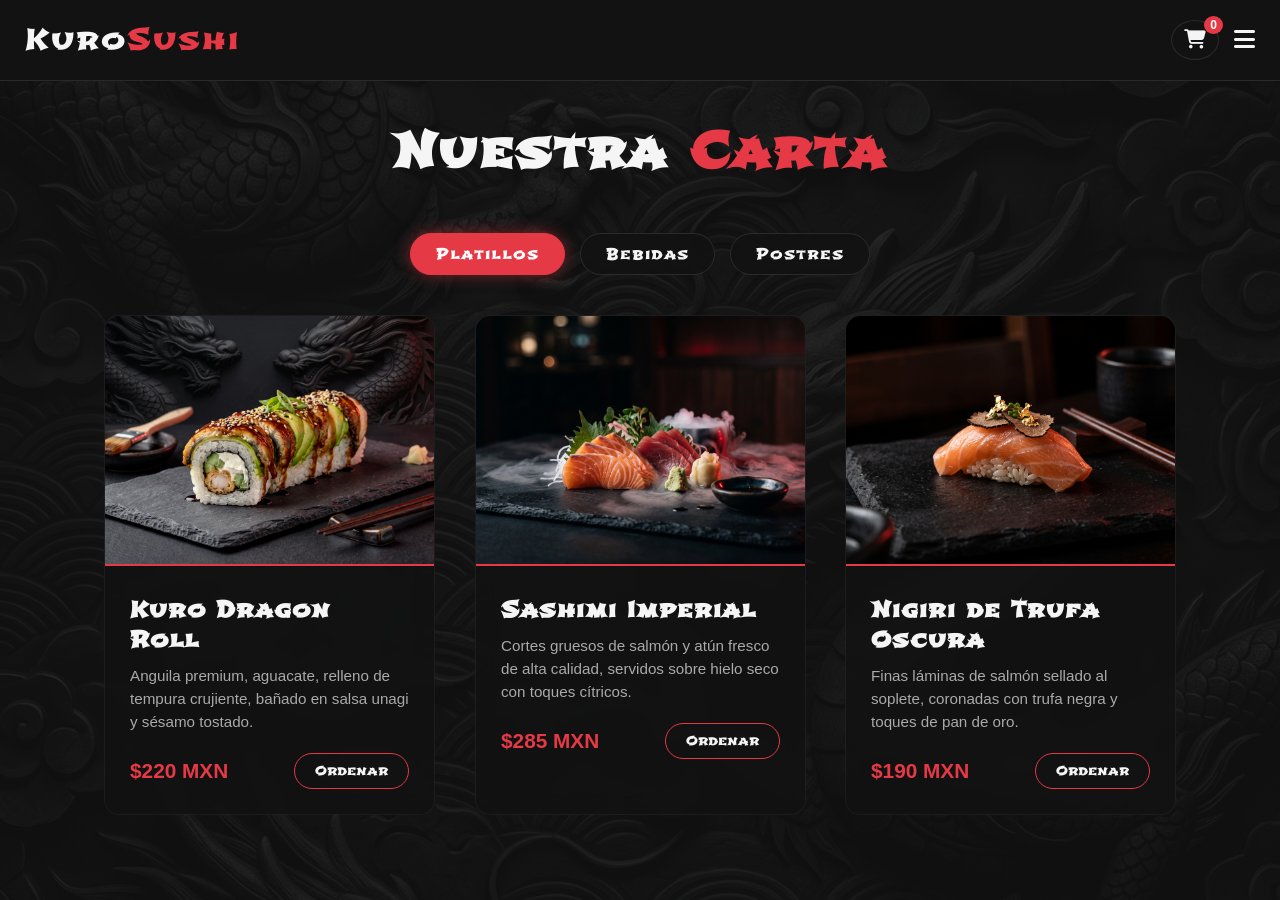
<file: templates/menu.html>
<!DOCTYPE html>
<html lang="es">
<head>
    <meta charset="UTF-8">
    <meta name="viewport" content="width=device-width, initial-scale=1.0">
    <title>Kuro Sushi | Minimalist Experience</title>
    <link rel="stylesheet" href="../css/style.css">
    <!-- Importación de fuente estilo japonés -->
<link href="https://fonts.googleapis.com/css2?family=Shojumaru&display=swap" rel="stylesheet">
    <link rel="stylesheet" href="https://cdnjs.cloudflare.com/ajax/libs/font-awesome/6.4.0/css/all.min.css">
</head>
<body>

<header class="navbar">
        <div class="logo">Kuro<span>Sushi</span></div>
        
        <!-- Contenedor para alinear el botón del carrito y el menú móvil -->
        <div class="nav-actions">
            <!-- Botón del Carrito -->
            <button class="cart-toggle" id="cart-toggle">
                <i class="fa-solid fa-cart-shopping"></i>
                <span id="cart-count">0</span>
            </button>
            
            <!-- Botón de Menú Hamburguesa -->
            <button class="menu-toggle" id="mobile-menu">
                <i class="fa-solid fa-bars"></i>
            </button>
        </div>
    </header>

    <nav class="nav-links" id="nav-links">
        <a href="index.html">Inicio</a>
        <a href="menu.html">Menú Principal</a>
        <a href="contacto.html">Contacto</a>
    </nav>

    <!-- Contenedor del Menú -->
    <main class="menu-container">
        <h1 class="menu-title">Nuestra <span>Carta</span></h1>

        <!-- Pestañas de Navegación de Categorías -->
        <div class="category-tabs">
            <a href="menu.html" class="tab-btn active">Platillos</a>
            <a href="bebidas.html" class="tab-btn">Bebidas</a>
            <a href="postres.html" class="tab-btn">Postres</a>
        </div>
        
        <div class="menu-grid">
            <!-- Platillo 1 -->
            <div class="menu-card">
                <div class="card-image">
                    <img src="../assets/dragon-roll.jpg" alt="Kuro Dragon Roll">
                </div>
                <div class="card-info">
                    <h3>Kuro Dragon Roll</h3>
                    <p>Anguila premium, aguacate, relleno de tempura crujiente, bañado en salsa unagi y sésamo tostado.</p>
                    <div class="card-footer">
                        <span class="price">$220 MXN</span>
                        <button class="btn-order">Ordenar</button>
                    </div>
                </div>
            </div>

            <!-- Platillo 2 -->
            <div class="menu-card">
                <div class="card-image">
                    <img src="../assets/sashimi-imperial.jpg" alt="Sashimi Imperial">
                </div>
                <div class="card-info">
                    <h3>Sashimi Imperial</h3>
                    <p>Cortes gruesos de salmón y atún fresco de alta calidad, servidos sobre hielo seco con toques cítricos.</p>
                    <div class="card-footer">
                        <span class="price">$285 MXN</span>
                        <button class="btn-order">Ordenar</button>
                    </div>
                </div>
            </div>

            <!-- Platillo 3 -->
            <div class="menu-card">
                <div class="card-image">
                    <img src="../assets/trufa-nigiri.jpg" alt="Nigiri de Trufa">
                </div>
                <div class="card-info">
                    <h3>Nigiri de Trufa Oscura</h3>
                    <p>Finas láminas de salmón sellado al soplete, coronadas con trufa negra y toques de pan de oro.</p>
                    <div class="card-footer">
                        <span class="price">$190 MXN</span>
                        <button class="btn-order">Ordenar</button>
                    </div>
                </div>
            </div>
        </div>
    </main>

<!-- Contenido principal de tu página (hero, menú o contacto) va aquí... -->

    <!-- PANEL LATERAL DEL CARRITO (Colócalo antes del script) -->
    <div class="cart-drawer" id="cart-drawer">
        <div class="cart-header">
            <h3>Tu <span>Pedido</span></h3>
            <button class="close-cart" id="close-cart"><i class="fa-solid fa-xmark"></i></button>
        </div>
        <div class="cart-items" id="cart-items">
            <p class="empty-cart-msg">Tu carrito está vacío.</p>
        </div>
<div class="cart-footer">
            <!-- Formulario de entrega estilizado -->
            <div class="cart-delivery-info">
                <div class="input-group">
                    <i class="fa-solid fa-user"></i>
                    <input type="text" id="client-name" class="cart-input" placeholder="Tu Nombre">
                </div>
                
                <!-- Opciones de entrega táctiles (Comodidad para el pulgar) -->
                <div class="delivery-options">
                    <button type="button" class="delivery-btn active" data-value="Recoger en local">
                        <i class="fa-solid fa-store"></i>
                        <span>Recoger en sucursal</span>
                    </button>
                    <button type="button" class="delivery-btn" data-value="A domicilio">
                        <i class="fa-solid fa-motorcycle"></i>
                        <span>Envío a domicilio</span>
                    </button>
                </div>

                <div class="input-group" id="address-group" style="display: none;">
                    <i class="fa-solid fa-location-dot"></i>
                    <input type="text" id="client-address" class="cart-input" placeholder="Dirección (Calle, Colonia, Núm)">
                </div>
            </div>

            <div class="cart-total">
                <span>Total:</span>
                <span id="cart-total-price">$0 MXN</span>
            </div>
            <button class="btn-primary" id="checkout-btn" style="width: 100%; text-align: center; padding: 12px;">Enviar Pedido por WhatsApp</button>
        </div>

    <!-- Script principal al final -->
    <script src="../js/main.js"></script>
</body>
</html>
</html>
</file>
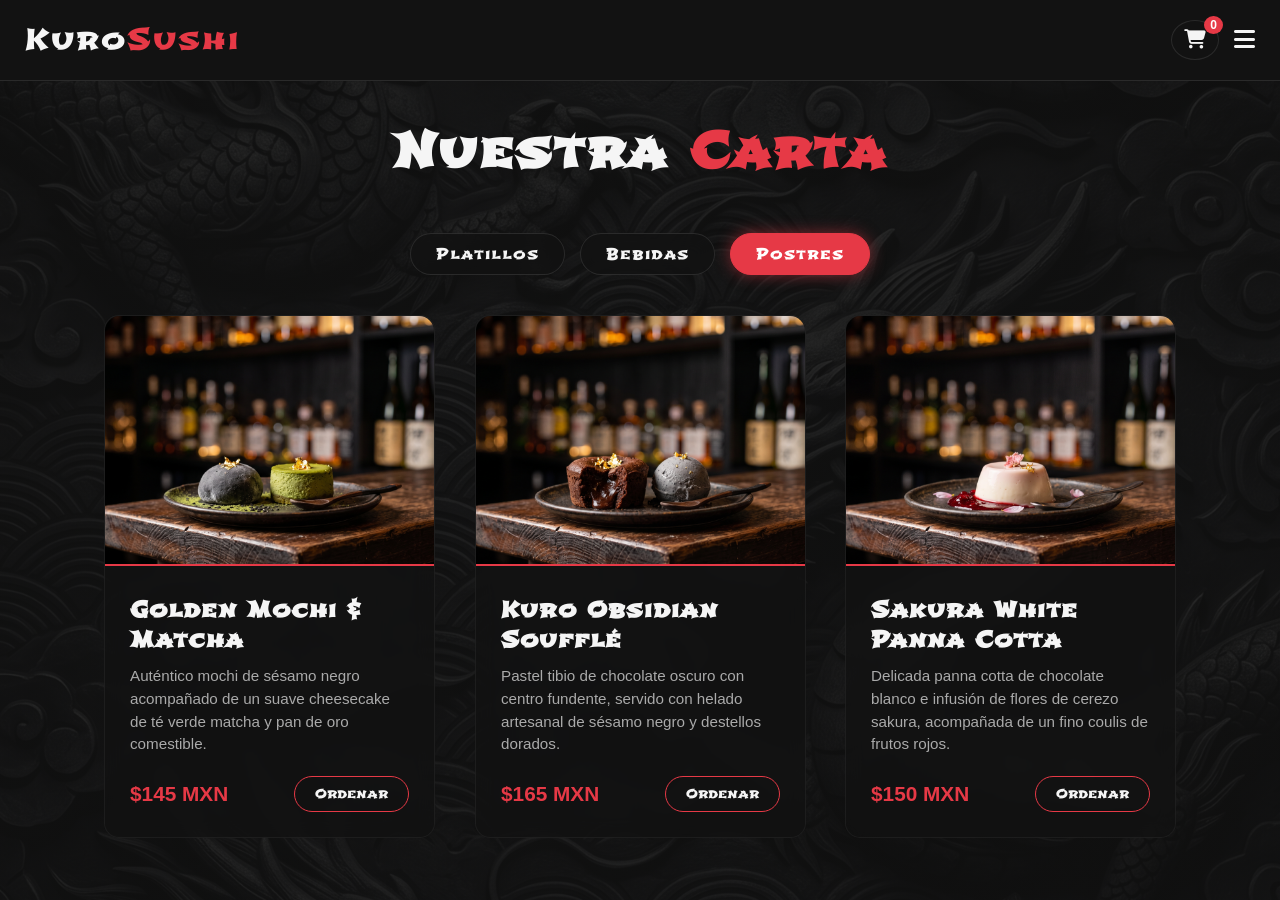
<file: templates/postres.html>
<!DOCTYPE html>
<html lang="es">
<head>
    <meta charset="UTF-8">
    <meta name="viewport" content="width=device-width, initial-scale=1.0">
    <title>Kuro Sushi | Postres</title>
    <link rel="stylesheet" href="../css/style.css">
    <link href="https://fonts.googleapis.com/css2?family=Shojumaru&display=swap" rel="stylesheet">
    <link rel="stylesheet" href="https://cdnjs.cloudflare.com/ajax/libs/font-awesome/6.4.0/css/all.min.css">
</head>
<body>

<header class="navbar">
        <div class="logo">Kuro<span>Sushi</span></div>
        
        <!-- Contenedor para alinear el botón del carrito y el menú móvil -->
        <div class="nav-actions">
            <!-- Botón del Carrito -->
            <button class="cart-toggle" id="cart-toggle">
                <i class="fa-solid fa-cart-shopping"></i>
                <span id="cart-count">0</span>
            </button>
            
            <!-- Botón de Menú Hamburguesa -->
            <button class="menu-toggle" id="mobile-menu">
                <i class="fa-solid fa-bars"></i>
            </button>
        </div>
    </header>

    <nav class="nav-links" id="nav-links">
        <a href="index.html">Inicio</a>
        <a href="menu.html">Menú Principal</a>
        <a href="contacto.html">Contacto</a>
    </nav>

    <main class="menu-container">
        <h1 class="menu-title">Nuestra <span>Carta</span></h1>
        
        <!-- Pestañas de Navegación de Categorías -->
        <div class="category-tabs">
            <a href="menu.html" class="tab-btn">Platillos</a>
            <a href="bebidas.html" class="tab-btn">Bebidas</a>
            <a href="postres.html" class="tab-btn active">Postres</a>
        </div>

<!-- Cuadrícula de Postres -->
        <div class="menu-grid">
            <!-- Postre 1 -->
            <div class="menu-card">
                <div class="card-image">
                    <img src="../assets/postre-mochi.jpg" alt="Golden Mochi & Matcha" loading="lazy">
                </div>
                <div class="card-info">
                    <h3>Golden Mochi & Matcha</h3>
                    <p>Auténtico mochi de sésamo negro acompañado de un suave cheesecake de té verde matcha y pan de oro comestible.</p>
                    <div class="card-footer">
                        <span class="price">$145 MXN</span>
                        <button class="btn-order">Ordenar</button>
                    </div>
                </div>
            </div>

            <!-- Postre 2 -->
            <div class="menu-card">
                <div class="card-image">
                    <img src="../assets/kuro-souffle.jpg" alt="Kuro Obsidian Soufflé" loading="lazy">
                </div>
                <div class="card-info">
                    <h3>Kuro Obsidian Soufflé</h3>
                    <p>Pastel tibio de chocolate oscuro con centro fundente, servido con helado artesanal de sésamo negro y destellos dorados.</p>
                    <div class="card-footer">
                        <span class="price">$165 MXN</span>
                        <button class="btn-order">Ordenar</button>
                    </div>
                </div>
            </div>

            <!-- Postre 3 -->
            <div class="menu-card">
                <div class="card-image">
                    <img src="../assets/panna-cotta-sakura.jpg" alt="Sakura White Panna Cotta" loading="lazy">
                </div>
                <div class="card-info">
                    <h3>Sakura White Panna Cotta</h3>
                    <p>Delicada panna cotta de chocolate blanco e infusión de flores de cerezo sakura, acompañada de un fino coulis de frutos rojos.</p>
                    <div class="card-footer">
                        <span class="price">$150 MXN</span>
                        <button class="btn-order">Ordenar</button>
                    </div>
                </div>
            </div>
        </div>
    </main>

<!-- Contenido principal de tu página (hero, menú o contacto) va aquí... -->

    <!-- PANEL LATERAL DEL CARRITO (Colócalo antes del script) -->
    <div class="cart-drawer" id="cart-drawer">
        <div class="cart-header">
            <h3>Tu <span>Pedido</span></h3>
            <button class="close-cart" id="close-cart"><i class="fa-solid fa-xmark"></i></button>
        </div>
        <div class="cart-items" id="cart-items">
            <p class="empty-cart-msg">Tu carrito está vacío.</p>
        </div>
<div class="cart-footer">
            <!-- Formulario de entrega estilizado -->
            <div class="cart-delivery-info">
                <div class="input-group">
                    <i class="fa-solid fa-user"></i>
                    <input type="text" id="client-name" class="cart-input" placeholder="Tu Nombre">
                </div>
                
                <!-- Opciones de entrega táctiles (Comodidad para el pulgar) -->
                <div class="delivery-options">
                    <button type="button" class="delivery-btn active" data-value="Recoger en local">
                        <i class="fa-solid fa-store"></i>
                        <span>Recoger en sucursal</span>
                    </button>
                    <button type="button" class="delivery-btn" data-value="A domicilio">
                        <i class="fa-solid fa-motorcycle"></i>
                        <span>Envío a domicilio</span>
                    </button>
                </div>

                <div class="input-group" id="address-group" style="display: none;">
                    <i class="fa-solid fa-location-dot"></i>
                    <input type="text" id="client-address" class="cart-input" placeholder="Dirección (Calle, Colonia, Núm)">
                </div>
            </div>

            <div class="cart-total">
                <span>Total:</span>
                <span id="cart-total-price">$0 MXN</span>
            </div>
            <button class="btn-primary" id="checkout-btn" style="width: 100%; text-align: center; padding: 12px;">Enviar Pedido por WhatsApp</button>
        </div>

    <!-- Script principal al final -->
    <script src="../js/main.js"></script>
</body>
</html>
</html>
</file>
<file: css/style.css>
/* Variables y Reseteo */
:root {
    --bg-dark: #121212;
    --text-light: #f5f5f5;
    --accent-red: #e63946;
    --glass-bg: rgba(255, 255, 255, 0.05);
}

* {
    margin: 0;
    padding: 0;
    box-sizing: border-box;
    font-family: 'Arial', sans-serif; /* Tipografía limpia y legible */
}

body {
    background-color: #121212; /* Color de respaldo */
    background-image: linear-gradient(rgba(18, 18, 18, 0.85), rgba(18, 18, 18, 0.85)), url('../assets/fondo-dragon.jpg');
    background-size: cover;
    background-position: center;
    background-repeat: no-repeat;
    background-attachment: fixed;
    
    color: var(--text-light);
    overflow-x: hidden;
    -webkit-font-smoothing: antialiased;
}

/* Navegación */
.navbar {
    display: flex;
    justify-content: space-between;
    align-items: center;
    padding: 20px 25px;
    background: var(--bg-dark);
    position: fixed;
    width: 100%;
    top: 0;
    z-index: 100;
    border-bottom: 1px solid rgba(255, 255, 255, 0.1);
}

.logo {
    font-family: 'Shojumaru', sans-serif;
    font-size: 1.8rem; 
    font-weight: normal;
    letter-spacing: 2px;
}

.logo span {
    color: var(--accent-red);
    font-family: 'Shojumaru', sans-serif;
}

.menu-toggle {
    background: none;
    border: none;
    color: var(--text-light);
    font-size: 1.5rem;
    cursor: pointer;
    transition: transform 0.3s ease;
}

.menu-toggle:active {
    transform: scale(0.9);
}

/* Menú Desplegable Móvil Adaptativo */
.nav-links {
    position: fixed;
    top: 70px;
    right: -100%;
    width: 100%;
    height: calc(100dvh - 70px); /* Altura dinámica real para cualquier celular (S26, Pro Max, etc.) */
    background: rgba(18, 18, 18, 0.95);
    backdrop-filter: blur(12px);
    -webkit-backdrop-filter: blur(12px); 
    display: flex;
    flex-direction: column;
    align-items: center;
    justify-content: center;
    gap: 40px;
    transition: right 0.4s cubic-bezier(0.16, 1, 0.3, 1);
    z-index: 99;
    overflow-y: auto;
}

.nav-links.active {
    right: 0;
}

/* --- ENLACES DEL MENÚ DESPLEGABLE (Nuevo estilo japonés) --- */
.nav-links a {
    font-family: 'Shojumaru', sans-serif; 
    color: var(--text-light);
    text-decoration: none;
    font-size: 1.8rem; 
    letter-spacing: 2px;
    padding: 10px 20px;
    position: relative;
    transition: color 0.3s ease, transform 0.3s ease;
}

/* Línea decorativa inferior (oculta por defecto) */
.nav-links a::after {
    content: '';
    position: absolute;
    bottom: 0;
    left: 50%;
    transform: translateX(-50%);
    width: 0%;
    height: 2px;
    background-color: var(--accent-red);
    transition: width 0.3s ease;
}

/* Efecto al pasar el cursor o pulsar */
.nav-links a:hover, 
.nav-links a:active {
    color: var(--accent-red);
    transform: scale(1.1); 
    text-shadow: 0 0 15px rgba(230, 57, 70, 0.4); 
}

/* La línea roja se expande desde el centro hacia los lados */
.nav-links a:hover::after,
.nav-links a:active::after {
    width: 100%; 
}

/* Hero Section */
.hero {
    height: 100vh;
    display: flex;
    align-items: center;
    justify-content: center;
    text-align: center;
    overflow: hidden;
    padding: 0 20px;
    margin-top: 50px;
}

.hero h1 {
    font-size: 2.8rem;
    margin-bottom: 15px;
    font-weight: 300;
}

.hero p {
    font-size: 1rem;
    color: #a0a0a0;
    margin-bottom: 40px;
}

/* --- BOTÓN: DISEÑO Y FUENTE --- */
.btn-primary {
    font-family: 'Shojumaru', sans-serif; /* Aplica la misma fuente al botón */
    display: inline-block;
    padding: 15px 40px;
    background: transparent;
    color: var(--text-light);
    text-decoration: none;
    border: 2px solid var(--accent-red);
    border-radius: 30px;
    font-size: 1.1rem;
    letter-spacing: 2px;
    position: relative;
    overflow: hidden; /* Oculta el fondo animado que sale de los bordes */
    transition: all 0.4s ease;
    z-index: 1;
}

/* --- BOTÓN: ANIMACIÓN DE FONDO (El color entra desde la izquierda) --- */
.btn-primary::before {
    content: '';
    position: absolute;
    top: 0;
    left: 0;
    width: 0%;
    height: 100%;
    background: var(--accent-red);
    transition: all 0.4s ease;
    z-index: -1; /* Mantiene el fondo detrás del texto */
}

/* --- BOTÓN: HOVER (Al pasar el mouse) --- */
.btn-primary:hover {
    color: #ffffff; /* Asegura que el texto se lea bien */
    box-shadow: 0 0 20px rgba(230, 57, 70, 0.6); /* Resplandor rojo neón */
    transform: translateY(-4px); /* El botón levita un poco */
}

.btn-primary:hover::before {
    width: 100%; /* El fondo rojo llena todo el botón */
}

/* --- BOTÓN: ACTIVE (Al hacer clic) --- */
.btn-primary:active {
    transform: translateY(2px) scale(0.95); /* Se hunde ligeramente */
    box-shadow: 0 0 10px rgba(230, 57, 70, 0.4);
}

/* Sección de Contacto */
.contact-section {
    padding: 60px 20px;
    text-align: center;
    border-top: 1px solid rgba(255, 255, 255, 0.05);
}

.contact-section h2 {
    font-size: 1.8rem;
    margin-bottom: 20px;
    font-weight: 400;
}

.phone-number {
    font-size: 1.2rem;
    margin-bottom: 40px;
    color: #ccc;
    display: flex;
    align-items: center;
    justify-content: center;
    gap: 10px;
}

/* Íconos Sociales */
.social-icons {
    display: flex;
    justify-content: center;
    gap: 20px;
}

.social-btn {
    width: 50px;
    height: 50px;
    border-radius: 50%;
    background: var(--glass-bg);
    color: var(--text-light);
    display: flex;
    align-items: center;
    justify-content: center;
    font-size: 1.3rem;
    text-decoration: none;
    transition: all 0.3s ease;
}

/* Colores de marca al presionar/hover */
.social-btn.ig:active, .social-btn.ig:hover { background: #E1306C; }
.social-btn.wa:active, .social-btn.wa:hover { background: #25D366; }
.social-btn.fb:active, .social-btn.fb:hover { background: #1877F2; }

.social-btn:active {
    transform: scale(0.85);
}

/* Animaciones de Entrada (Intersection Observer en JS) */
.fade-in {
    opacity: 0;
    transform: translateY(30px);
    transition: opacity 0.8s ease, transform 0.8s ease;
}

.fade-in.visible {
    opacity: 1;
    transform: translateY(0);
}

/* --- ESTILOS DEL HERO Y TEXTO CENTRAL --- */
.hero {
    position: relative;
    height: 100vh;
    display: flex;
    align-items: center;
    justify-content: center;
    text-align: center;
    overflow: hidden; /* Evita que los sushis salgan de la pantalla */
}

.hero-content {
    position: relative;
    z-index: 10; /* Mantiene el texto por encima de las imágenes */
}

/* --- TÍTULO CON LETRA JAPONESA --- */
.main-title {
    font-family: 'Shojumaru', sans-serif;
    font-size: clamp(2rem, 7vw, 4.5rem); 
    color: var(--text-light);
    letter-spacing: 2px;
    margin-bottom: 15px;
    opacity: 0;
    animation: fadeUp 1s ease-out 0.5s forwards;
    white-space: nowrap;
}

.main-title span {
    color: var(--accent-red);
    font-family: 'Shojumaru', sans-serif;
}
.subtitle {
    font-size: clamp(0.9rem, 3vw, 1.2rem);
    color: #a0a0a0;
    margin-bottom: 30px;
    opacity: 0;
    animation: fadeUp 1s ease-out 0.7s forwards;
}

/* --- ESTILOS DE LOS SUSHIS EN 3D --- */
.floating-sushi {
    position: absolute;
    z-index: 5;
    filter: drop-shadow(0px 15px 10px rgba(0, 0, 0, 0.8));
    pointer-events: none;
}

.sushi-left {
    width: 200px;
    top: 25%;
    left: 10%;
    animation: enterLeft 1.2s ease-out forwards, floatLeft 4s ease-in-out infinite 1.2s;
}

.sushi-right {
    width: 250px;
    bottom: 20%;
    right: 8%;
    animation: enterRight 1.2s ease-out forwards, floatRight 5s ease-in-out infinite 1.2s;
}

/* --- ANIMACIONES (KEYFRAMES) --- */
@keyframes fadeUp {
    0% { opacity: 0; transform: translateY(30px); }
    100% { opacity: 1; transform: translateY(0); }
}

@keyframes enterLeft {
    0% { opacity: 0; transform: translateX(-150px) rotate(-30deg) scale(0.8); }
    100% { opacity: 1; transform: translateX(0) rotate(-15deg) scale(1); }
}

@keyframes enterRight {
    0% { opacity: 0; transform: translateX(150px) rotate(30deg) scale(0.8); }
    100% { opacity: 1; transform: translateX(0) rotate(20deg) scale(1); }
}

/* Animaciones de levitación continua */
@keyframes floatLeft {
    0%, 100% { transform: translateY(0) rotate(-15deg); }
    50% { transform: translateY(-20px) rotate(-10deg); }
}

@keyframes floatRight {
    0%, 100% { transform: translateY(0) rotate(20deg); }
    50% { transform: translateY(-25px) rotate(25deg); }
}

.sushi-bottom-left {
    width: 180px;
    bottom: 15%;
    left: 12%;
    animation: enterLeft 1.4s ease-out forwards, floatRight 4.5s ease-in-out infinite 1.4s;
}

.ramen-top-right {
    width: 300px;
    top: 12%;
    right: 12%;
    animation: enterRight 1.5s ease-out forwards, floatLeft 5.5s ease-in-out infinite 1.5s;
}

@media (max-width: 768px) {
    .hero {
        padding: 0 15px;
    }

    .sushi-left {
        width: 200px;
        top: 14%;
        left: 2%;
    }
    
    .sushi-right {
        width: 250px; 
        bottom: 14%;
        right: 2%;
    }
    
    .sushi-bottom-left {
        width: 260px;
        bottom: 10%;
        left: 4%;
    }
    
    .ramen-top-right {
        width: 290px;
        top: 9%;
        right: 1%;
    }
}
/* --- PERSONALIZACIÓN DEL SCROLLBAR --- */

/* Para navegadores Firefox */
* {
    scrollbar-width: thin;
    scrollbar-color: #fd0000 var(--bg-dark);
}

/* Para navegadores Chrome, Edge, Safari */
::-webkit-scrollbar {
    width: 10px; /* Grosor de la barra */
}

/* Fondo de la barra (track) */
::-webkit-scrollbar-track {
    background: var(--bg-dark); 
}

/* La barra deslizable (thumb) */
::-webkit-scrollbar-thumb {
    background-color: #333333; 
    border-radius: 10px;
    border: 2px solid var(--bg-dark);
}

/* Efecto al pasar el cursor sobre la barra */
::-webkit-scrollbar-thumb:hover {
    background-color: var(--accent-red);
}

/* ESTILOS DE LA PÁGINA DE MENÚ */

.menu-container {
    padding: 120px 5% 50px 5%;
    max-width: 1200px;
    margin: 0 auto;
}

.menu-title {
    font-family: 'Shojumaru', sans-serif;
    font-size: 3rem;
    text-align: center;
    color: var(--text-light);
    margin-bottom: 50px;
    letter-spacing: 2px;
}

.menu-title span {
    font-family: 'Shojumaru', sans-serif;
    color: var(--accent-red);
}

/* Grid de las tarjetas */
.menu-grid {
    display: grid;
    grid-template-columns: repeat(auto-fit, minmax(320px, 1fr));
    gap: 40px;
}

/* Diseño de la tarjeta de Platillo */
.menu-card {
    background: rgba(18, 18, 18, 0.75);
    backdrop-filter: blur(10px);
    -webkit-backdrop-filter: blur(10px);
    border: 1px solid rgba(255, 255, 255, 0.05);
    border-radius: 15px;
    opacity: 0;
    transform: translateY(50px);
    /* Se combinan las transiciones de scroll (0.8s) con tus transiciones de hover (0.3s) */
    transition: opacity 0.8s ease-out, transform 0.8s ease-out, box-shadow 0.3s ease, border-color 0.3s ease;
    will-change: opacity, transform;
}

.menu-card.show {
    opacity: 1;
    transform: translateY(0);
}

.menu-card:hover {
    transform: translateY(-10px);
    box-shadow: 0 15px 30px rgba(0, 0, 0, 0.8);
    border-color: rgba(230, 57, 70, 0.5);
}

/* Imagen del platillo */
.card-image img {
    width: 100%;
    height: 250px;
    object-fit: cover;
    border-bottom: 2px solid var(--accent-red);
    border-radius: 15px 15px 0 0;
}

/* Información dentro de la tarjeta */
.card-info {
    padding: 25px;
}

.card-info h3 {
    font-family: 'Shojumaru', sans-serif;
    color: var(--text-light);
    font-size: 1.4rem;
    margin-bottom: 10px;
    letter-spacing: 1px;
}

.card-info p {
    color: #aaaaaa;
    font-size: 0.95rem;
    line-height: 1.5;
    margin-bottom: 20px;
}

/* Fila de precio y botón */
.card-footer {
    display: flex;
    justify-content: space-between;
    align-items: center;
}

.price {
    font-size: 1.3rem;
    font-weight: bold;
    color: var(--accent-red);
}

.btn-order {
    background-color: transparent;
    color: var(--text-light);
    border: 1px solid var(--accent-red);
    padding: 8px 20px;
    border-radius: 20px;
    cursor: pointer;
    font-family: 'Shojumaru', sans-serif;
    transition: all 0.3s ease;
}

.btn-order:hover {
    background-color: var(--accent-red);
    color: #fff;
    box-shadow: 0 0 10px rgba(230, 57, 70, 0.5);
}

/* --- ESTILOS DE LAS PESTAÑAS DE CATEGORÍA --- */
.category-tabs {
    display: flex;
    justify-content: center;
    gap: 15px;
    margin-bottom: 40px;
    flex-wrap: wrap;
}

.tab-btn {
    font-family: 'Shojumaru', sans-serif;
    color: var(--text-light);
    background: rgba(18, 18, 18, 0.75);
    backdrop-filter: blur(10px);
    -webkit-backdrop-filter: blur(10px);
    border: 1px solid rgba(255, 255, 255, 0.1);
    padding: 10px 25px;
    border-radius: 25px;
    text-decoration: none;
    font-size: 0.95rem;
    letter-spacing: 1px;
    transition: all 0.3s ease;
}

.tab-btn:hover {
    border-color: var(--accent-red);
    color: var(--accent-red);
    transform: translateY(-2px);
}

/* Estilo especial para indicar en qué sección está el usuario */
.tab-btn.active {
    background-color: var(--accent-red);
    color: #ffffff;
    border-color: var(--accent-red);
    box-shadow: 0 0 15px rgba(230, 57, 70, 0.5);
}
/* --- ESTILOS DEL CARRITO FLOTANTE --- */
.nav-actions {
    display: flex;
    align-items: center;
    gap: 15px;
}

.cart-toggle {
    background: transparent;
    border: 1px solid rgba(255, 255, 255, 0.1);
    color: var(--text-light);
    font-size: 1.2rem;
    padding: 8px 12px;
    border-radius: 50%;
    cursor: pointer;
    position: relative;
    transition: all 0.3s ease;
}

.cart-toggle:hover {
    border-color: var(--accent-red);
    color: var(--accent-red);
}

#cart-count {
    position: absolute;
    top: -5px;
    right: -5px;
    background-color: var(--accent-red);
    color: white;
    font-size: 0.75rem;
    padding: 2px 6px;
    border-radius: 50%;
    font-family: 'Arial', sans-serif;
    font-weight: bold;
}

/* --- BLOQUEO TOTAL DEL FONDO CUANDO EL CARRITO ESTÁ ACTIVO --- */
body.no-scroll {
    overflow: hidden;
    position: fixed;
    width: 100%;
    height: 100vh;
}

/* --- PANEL LATERAL DEL CARRITO (Adaptable y con scroll exclusivo) --- */
.cart-drawer {
    position: fixed;
    top: 0;
    right: -100%;
    width: 100%;
    max-width: 420px;
    height: 100dvh;
    background: rgba(18, 18, 18, 0.98);
    backdrop-filter: blur(15px);
    -webkit-backdrop-filter: blur(15px);
    border-left: 1px solid rgba(255, 255, 255, 0.1);
    z-index: 1000;
    display: flex;
    flex-direction: column;
    transition: right 0.4s cubic-bezier(0.16, 1, 0.3, 1);
    overflow-y: auto;
    -webkit-overflow-scrolling: touch;
    padding: 20px 20px calc(25px + env(safe-area-inset-bottom)) 20px;
    box-sizing: border-box;
}

.cart-drawer.active {
    right: 0;
}

.cart-header {
    display: flex;
    justify-content: space-between;
    align-items: center;
    border-bottom: 1px solid rgba(255, 255, 255, 0.1);
    padding-bottom: 15px;
}

.cart-header h3 {
    font-family: 'Shojumaru', sans-serif;
    font-size: 1.5rem;
}

.cart-header h3 span {
    font-family: 'Shojumaru', sans-serif;
    color: var(--accent-red);
}

.close-cart {
    background: none;
    border: none;
    color: var(--text-light);
    font-size: 1.5rem;
    cursor: pointer;
    transition: color 0.3s ease;
}

.close-cart:hover {
    color: var(--accent-red);
}

.cart-items {
    flex-grow: 1;
    overflow-y: auto;
    padding: 20px 0;
    display: flex;
    flex-direction: column;
    gap: 15px;
}

.empty-cart-msg {
    color: #888;
    text-align: center;
    margin-top: 50px;
    font-style: italic;
}

/* Elemento individual en el carrito */
.cart-item {
    display: flex;
    justify-content: space-between;
    align-items: center;
    background: rgba(255, 255, 255, 0.03);
    padding: 12px 15px;
    border-radius: 10px;
    border: 1px solid rgba(255, 255, 255, 0.05);
}

.cart-item-info h4 {
    font-family: 'Shojumaru', sans-serif;
    font-size: 0.9rem;
    margin-bottom: 5px;
}

.cart-item-info p {
    color: var(--accent-red);
    font-weight: bold;
    font-size: 0.9rem;
}

.remove-item {
    background: none;
    border: none;
    color: #888;
    cursor: pointer;
    font-size: 1.1rem;
    transition: color 0.3s ease;
}

.remove-item:hover {
    color: var(--accent-red);
}

.cart-footer {
    border-top: 1px solid rgba(255, 255, 255, 0.1);
    padding-top: 20px;
}

.cart-total {
    display: flex;
    justify-content: space-between;
    font-size: 1.2rem;
    font-weight: bold;
    margin-bottom: 20px;
}

.cart-total span:last-child {
    color: var(--accent-red);
}

/* --- ESTILOS DEL FORMULARIO EN EL CARRITO --- */
.cart-delivery-info {
    display: flex;
    flex-direction: column;
    gap: 12px;
    margin-bottom: 20px;
}

.input-group {
    position: relative;
    display: flex;
    align-items: center;
}

/* Iconos dentro de los inputs */
.input-group i {
    position: absolute;
    left: 15px;
    color: #777;
    font-size: 0.9rem;
    transition: color 0.3s ease;
    pointer-events: none;
}

/* Estilos comunes para inputs y select */
.cart-input, .cart-select {
    width: 100%;
    background: rgba(255, 255, 255, 0.03);
    border: 1px solid rgba(255, 255, 255, 0.1);
    padding: 12px 15px 12px 42px;
    border-radius: 12px;
    color: var(--text-light);
    font-size: 0.9rem;
    outline: none;
    backdrop-filter: blur(10px);
    -webkit-backdrop-filter: blur(10px);
    transition: all 0.3s ease;
    font-family: 'Arial', sans-serif;
}

/* Personalización del select (flecha limpia) */
.cart-select {
    cursor: pointer;
    appearance: none;
    -webkit-appearance: none;
    -moz-appearance: none;
    background-image: url("data:image/svg+xml;charset=UTF-8,%3csvg xmlns='http://www.w3.org/2000/svg' viewBox='0 0 24 24' fill='none' stroke='%23888888' stroke-width='2' stroke-linecap='round' stroke-linejoin='round'%3e%3Cpolyline points='6 9 12 15 18 9'%3E%3C/polyline%3E%3C/svg%3E");
    background-repeat: no-repeat;
    background-position: right 15px center;
    background-size: 16px;
}

.cart-select option {
    background-color: #121212;
    color: var(--text-light);
    padding: 10px;
}

/* Efecto al hacer foco (clic) en los campos */
.cart-input:focus, .cart-select:focus {
    border-color: var(--accent-red);
    background: rgba(255, 255, 255, 0.06);
    box-shadow: 0 0 12px rgba(230, 57, 70, 0.25);
}

/* El ícono se pinta de rojo al enfocar el input */
.input-group:focus-within i {
    color: var(--accent-red);
}

/* Color del texto placeholder */
.cart-input::placeholder {
    color: #777;
}

/* --- BOTONES TÁCTILES DE MÉTODO DE ENTREGA --- */
.delivery-options {
    display: grid;
    grid-template-columns: 1fr 1fr;
    gap: 10px;
}

.delivery-btn {
    background: rgba(255, 255, 255, 0.03);
    border: 1px solid rgba(255, 255, 255, 0.1);
    padding: 12px 10px;
    border-radius: 12px;
    color: #888;
    font-size: 0.8rem;
    font-family: 'Arial', sans-serif;
    cursor: pointer;
    display: flex;
    flex-direction: column;
    align-items: center;
    gap: 6px;
    transition: all 0.3s ease;
    backdrop-filter: blur(10px);
    -webkit-backdrop-filter: blur(10px);
}

.delivery-btn i {
    font-size: 1.1rem;
    transition: color 0.3s ease;
}

.delivery-btn:hover {
    border-color: rgba(230, 57, 70, 0.5);
    color: var(--text-light);
}

/* Estado Activo (Cuando el usuario selecciona una opción) */
.delivery-btn.active {
    background: rgba(230, 57, 70, 0.12);
    border-color: var(--accent-red);
    color: var(--text-light);
    box-shadow: 0 0 12px rgba(230, 57, 70, 0.25);
}

.delivery-btn.active i {
    color: var(--accent-red);
}
</file>
